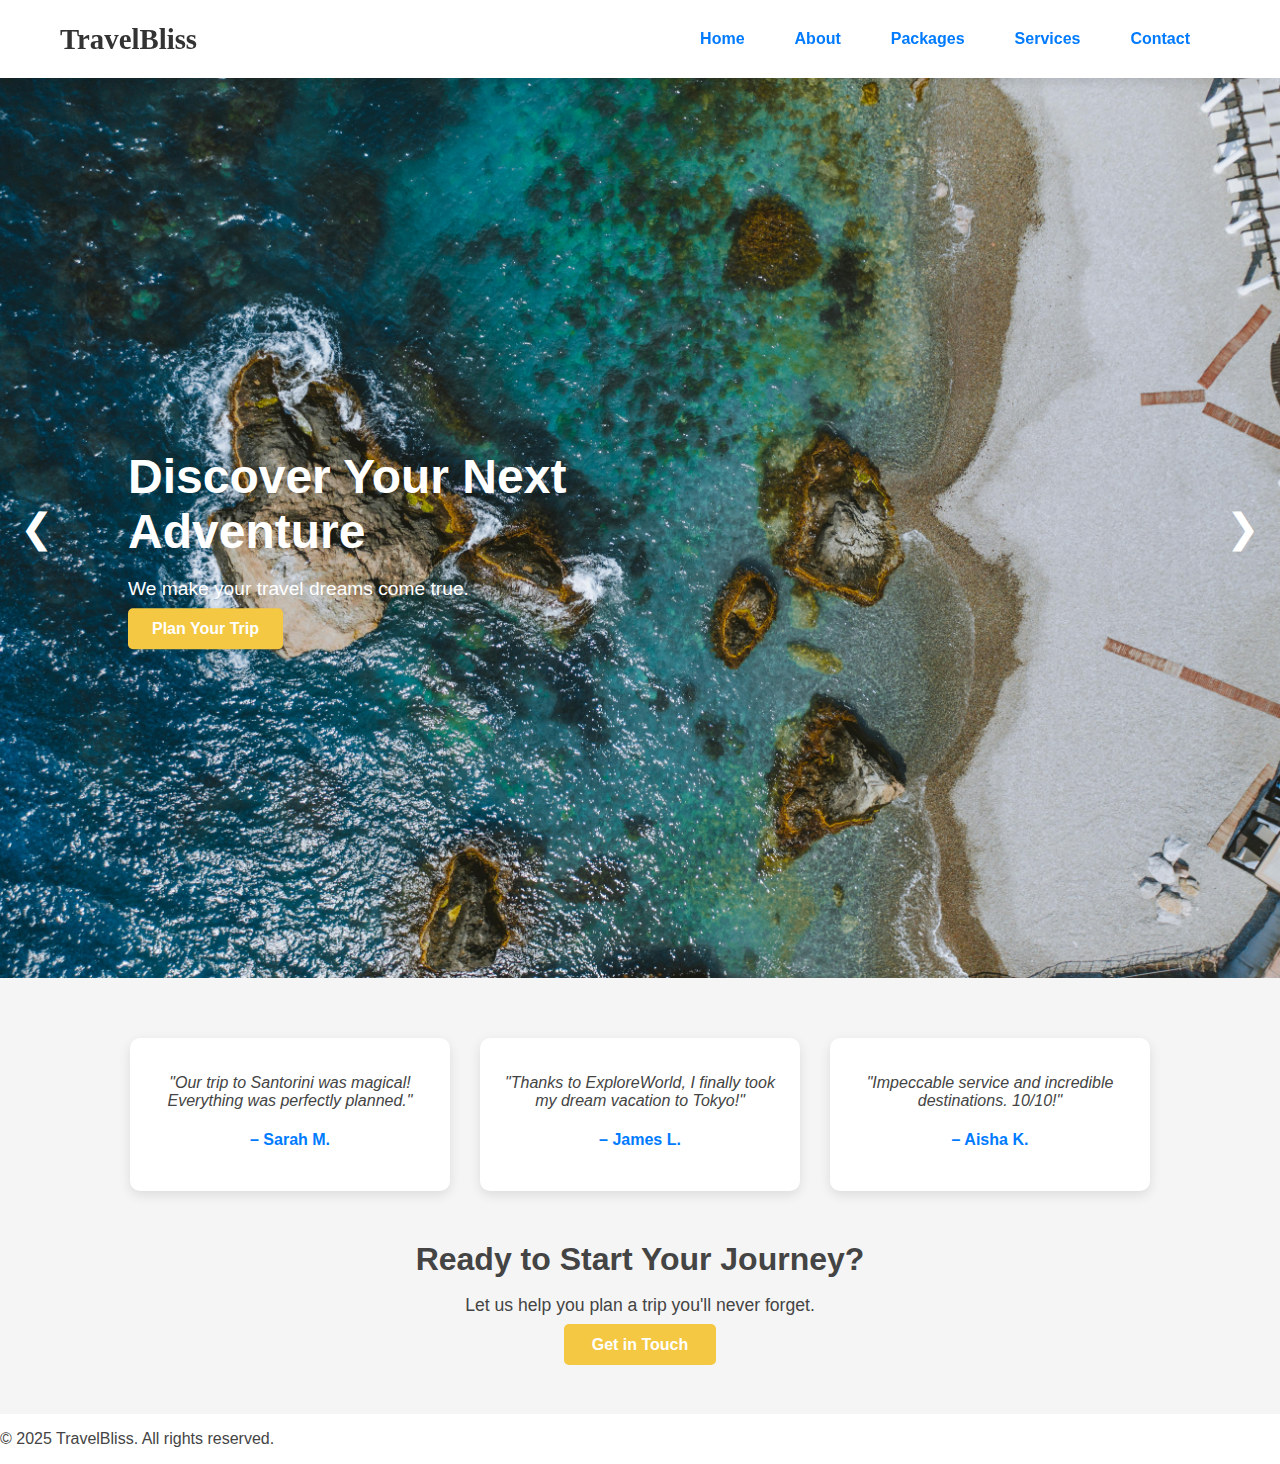
<file: index.html>
<!DOCTYPE html>
<html lang="en">
<head>
  <meta charset="UTF-8">
  <title>ExploreWorld - Home</title>
  <link rel="stylesheet" href="css.style.css">
</head>
<body>
  <header>
  <div class="logo">TravelBliss </div>
  <nav>
    <ul class="navbar">
      <li><a href="index.html">Home</a></li>
      <li><a href="about.html">About</a></li>
      <li class="dropdown">
        <a href="#">Packages</a>
        <ul class="dropdown-content">
          <li><a href="paris.html">Paris</a></li>
          <li><a href="bali.html">Bali</a></li>
          <li><a href="switzerland.html">Switzerland</a></li>
          <li><a href="maldives.html">Maldives</a></li>
          <li><a href="seoul.html">South Korea</a></li>
          <li><a href="japan.html">Japan</a></li>
          <li><a href="thailand.html">Thailand</a></li>
          <li><a href="greece.html">Santorini</a></li>
          <li><a href="italy.html">Italy</a></li>
        </ul>
      </li>
      <li><a href="services.html">Services</a></li>
      <li><a href="contact.html">Contact</a></li>
    </ul>
  </nav>
</header>

</nav>
<section class="hero-carousel">
  <div class="slide active" style="background-image: url('travel.jpg');">
    <div class="overlay-text">
      <h1>Discover Your Next Adventure</h1>
      <p>We make your travel dreams come true.</p>
      <a href="contact.html" class="btn">Plan Your Trip</a>
    </div>
  </div>

  <div class="slide" style="background-image: url('travel2.jpg');">
    <div class="overlay-text">
      <h1>Explore the World in Comfort</h1>
      <p>Handpicked destinations just for you.</p>
    </div>
  </div>

  <div class="slide" style="background-image: url('travel3.jpg');">
    <div class="overlay-text">
      <h1>Your Journey Begins Here</h1>
      <p>Let us craft your perfect escape.</p>
    </div>
  </div>

  <!-- Arrows -->
  <a class="prev" onclick="moveSlide(-1)">&#10094;</a>
  <a class="next" onclick="moveSlide(1)">&#10095;</a>
</section>
<script src="script.js"></script>
<section class="testimonials-cta">
  <div class="testimonial-grid">
    <div class="testimonial">
      <p>"Our trip to Santorini was magical! Everything was perfectly planned."</p>
      <h4>– Sarah M.</h4>
    </div>
    <div class="testimonial">
      <p>"Thanks to ExploreWorld, I finally took my dream vacation to Tokyo!"</p>
      <h4>– James L.</h4>
    </div>
    <div class="testimonial">
      <p>"Impeccable service and incredible destinations. 10/10!"</p>
      <h4>– Aisha K.</h4>
    </div>
  </div>

  <div class="cta-box">
    <h2>Ready to Start Your Journey?</h2>
    <p>Let us help you plan a trip you'll never forget.</p>
    <a href="contact.html" class="btn">Get in Touch</a>
  </div>
</section>


  <footer>
    <p>&copy; 2025 TravelBliss. All rights reserved.</p>
  </footer>
</body>
</html>
</file>
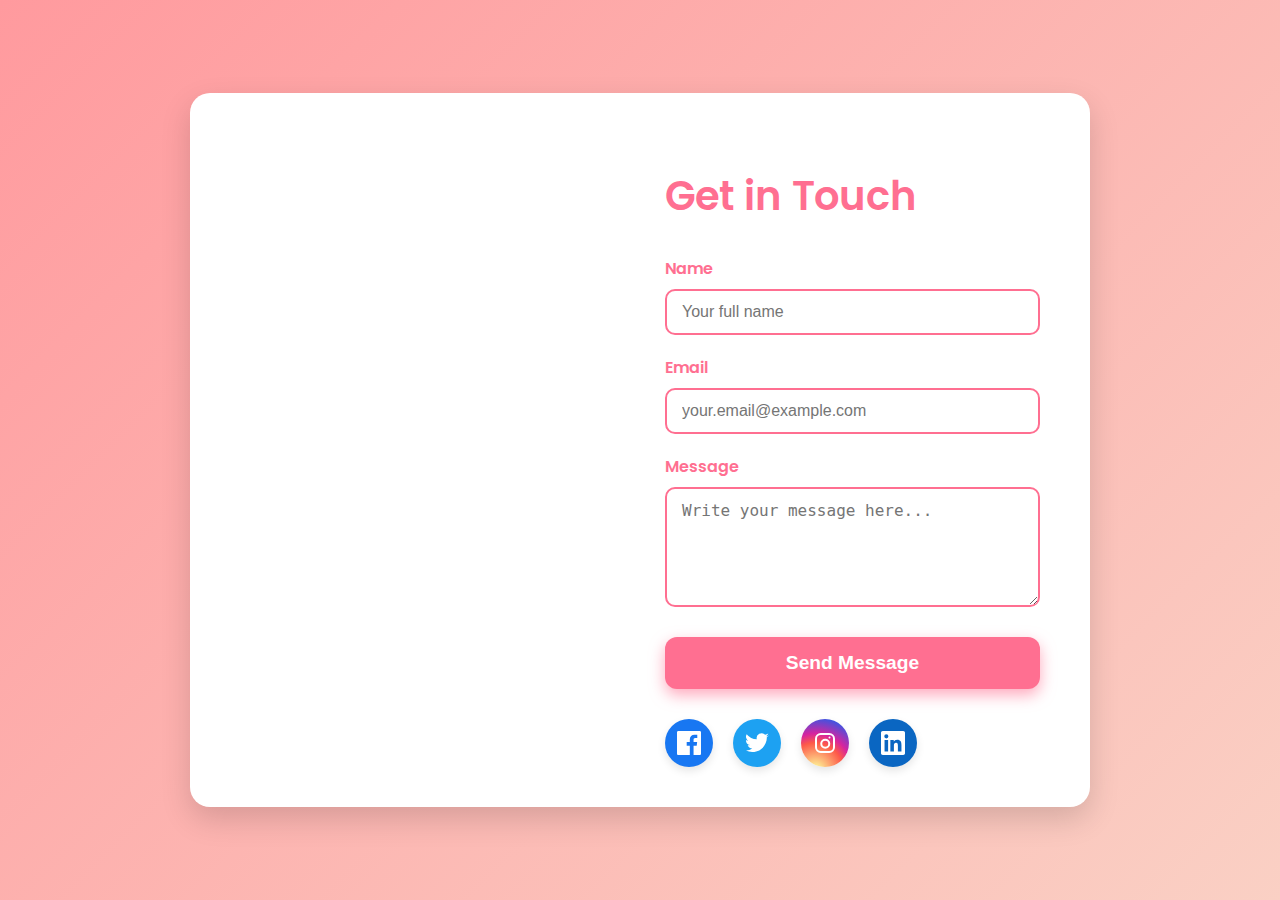
<file: contact.html>
<!DOCTYPE html>
<html lang="en">
<head>
  <meta charset="UTF-8" />
  <meta name="viewport" content="width=device-width, initial-scale=1" />
  <title>Contact Us - Travel Agency</title>
  <style>
    @import url('https://fonts.googleapis.com/css2?family=Poppins:wght@400;600&display=swap');

    * {
      box-sizing: border-box;
    }

    body {
      margin: 0;
      font-family: 'Poppins', sans-serif;
      background: linear-gradient(135deg, #FF9A9E 0%, #FAD0C4 100%);
      color: #333;
      display: flex;
      justify-content: center;
      align-items: center;
      min-height: 100vh;
      padding: 20px;
    }

    .contact-container {
      background: white;
      max-width: 900px;
      width: 100%;
      border-radius: 20px;
      box-shadow: 0 12px 30px rgba(0, 0, 0, 0.15);
      display: flex;
      overflow: hidden;
      flex-wrap: wrap;
    }

    .contact-image {
      flex: 1 1 350px;
      background: url('https://images.unsplash.com/photo-1506744038136-46273834b3fb?auto=format&fit=crop&w=600&q=80') no-repeat center/cover;
      border-top-left-radius: 20px;
      border-bottom-left-radius: 20px;
      min-height: 400px;
    }

    .contact-form {
      flex: 1 1 400px;
      padding: 40px 50px;
      display: flex;
      flex-direction: column;
      justify-content: center;
    }

    .contact-form h2 {
      color: #FF6F91;
      margin-bottom: 30px;
      font-weight: 600;
      font-size: 2.5rem;
    }

    label {
      font-weight: 600;
      margin-bottom: 8px;
      display: block;
      color: #FF6F91;
    }

    input[type="text"],
    input[type="email"],
    textarea {
      padding: 12px 15px;
      margin-bottom: 20px;
      border: 2px solid #FF6F91;
      border-radius: 10px;
      font-size: 1rem;
      transition: 0.3s;
      resize: vertical;
    }

    input[type="text"]:focus,
    input[type="email"]:focus,
    textarea:focus {
      border-color: #FF3F7F;
      outline: none;
      box-shadow: 0 0 8px rgba(255, 63, 127, 0.5);
    }

    textarea {
      min-height: 120px;
    }

    button {
      background: #FF6F91;
      border: none;
      color: white;
      padding: 15px;
      font-size: 1.2rem;
      border-radius: 12px;
      cursor: pointer;
      transition: background 0.3s;
      font-weight: 600;
      box-shadow: 0 6px 15px rgba(255, 111, 145, 0.6);
      margin-top: 10px;
    }

    button:hover {
      background: #FF3F7F;
      box-shadow: 0 8px 20px rgba(255, 63, 127, 0.8);
    }

    /* Social Media Icons Container */
    .social-icons {
      margin-top: 30px;
      display: flex;
      gap: 20px;
    }

    .social-icons a {
      display: inline-flex;
      align-items: center;
      justify-content: center;
      width: 48px;
      height: 48px;
      border-radius: 50%;
      color: white;
      transition: box-shadow 0.3s ease;
      box-shadow: 0 4px 8px rgba(0,0,0,0.1);
    }

    /* Facebook */
    .social-icons a.facebook {
      background: #1877F2;
    }
    .social-icons a.facebook:hover {
      box-shadow: 0 0 12px #1877F2;
    }

    /* Twitter */
    .social-icons a.twitter {
      background: #1DA1F2;
    }
    .social-icons a.twitter:hover {
      box-shadow: 0 0 12px #1DA1F2;
    }

    /* Instagram */
    .social-icons a.instagram {
      background: radial-gradient(circle at 30% 107%, #fdf497 0%, #fdf497 5%, #fd5949 45%, #d6249f 60%, #285AEB 90%);
    }
    .social-icons a.instagram:hover {
      box-shadow: 0 0 12px #fd5949;
    }

    /* LinkedIn */
    .social-icons a.linkedin {
      background: #0A66C2;
    }
    .social-icons a.linkedin:hover {
      box-shadow: 0 0 12px #0A66C2;
    }

    /* SVG icons style */
    .social-icons svg {
      width: 24px;
      height: 24px;
      fill: white;
    }

    @media (max-width: 768px) {
      .contact-container {
        flex-direction: column;
        border-radius: 20px;
      }

      .contact-image {
        border-radius: 20px 20px 0 0;
        min-height: 250px;
      }

      .contact-form {
        padding: 30px 25px;
      }
    }
  </style>
</head>
<body>
  <div class="contact-container">
    <div class="contact-image" aria-label="Travel Destination Image"></div>

    <form class="contact-form">

      <h2>Get in Touch</h2>

      <label for="name">Name</label>
      <input type="text" id="name" name="name" placeholder="Your full name" required />

      <label for="email">Email</label>
      <input type="email" id="email" name="email" placeholder="your.email@example.com" required />

      <label for="message">Message</label>
      <textarea id="message" name="message" placeholder="Write your message here..." required></textarea>

      <button type="submit">Send Message</button>

      <div class="social-icons" aria-label="Social media links">
        <a href="https://facebook.com" class="facebook" target="_blank" rel="noopener" aria-label="Facebook">
          <svg viewBox="0 0 24 24" aria-hidden="true">
            <path d="M22.675 0h-21.35C.594 0 0 .593 0 1.326v21.348C0 23.406.594 24 1.326 24H12.82v-9.294H9.692v-3.622h3.128V8.413c0-3.1 1.894-4.788 4.659-4.788 1.325 0 2.466.099 2.797.143v3.24l-1.918.001c-1.504 0-1.796.715-1.796 1.763v2.31h3.59l-.467 3.622h-3.123V24h6.116C23.406 24 24 23.406 24 22.674V1.326C24 .593 23.406 0 22.675 0z" />
          </svg>
        </a>

        <a href="https://twitter.com" class="twitter" target="_blank" rel="noopener" aria-label="Twitter">
          <svg viewBox="0 0 24 24" aria-hidden="true">
            <path d="M23.954 4.569c-.885.392-1.83.656-2.825.775a4.932 4.932 0 0 0 2.163-2.724 9.864 9.864 0 0 1-3.127 1.195 4.916 4.916 0 0 0-8.38 4.482A13.94 13.94 0 0 1 1.671 3.149a4.916 4.916 0 0 0 1.523 6.573 4.897 4.897 0 0 1-2.229-.616v.061a4.917 4.917 0 0 0 3.946 4.814 4.902 4.902 0 0 1-2.224.084 4.917 4.917 0 0 0 4.588 3.417A9.868 9.868 0 0 1 .96 19.54 13.933 13.933 0 0 0 7.548 21c9.142 0 14.307-7.721 14.307-14.409 0-.22-.005-.438-.015-.654A10.18 10.18 0 0 0 24 4.59z" />
          </svg>
        </a>

        <a href="https://instagram.com" class="instagram" target="_blank" rel="noopener" aria-label="Instagram">
          <svg viewBox="0 0 24 24" aria-hidden="true">
            <path d="M7.75 2h8.5A5.75 5.75 0 0 1 22 7.75v8.5A5.75 5.75 0 0 1 16.25 22h-8.5A5.75 5.75 0 0 1 2 16.25v-8.5A5.75 5.75 0 0 1 7.75 2zm0 2A3.75 3.75 0 0 0 4 7.75v8.5A3.75 3.75 0 0 0 7.75 20h8.5a3.75 3.75 0 0 0 3.75-3.75v-8.5A3.75 3.75 0 0 0 16.25 4h-8.5zm8.75 1.5a1 1 0 1 1 0 2 1 1 0 0 1 0-2zm-4.25 2.25a5 5 0 1 1 0 10 5 5 0 0 1 0-10zm0 2a3 3 0 1 0 0 6 3 3 0 0 0 0-6z" />
          </svg>
        </a>

        <a href="https://linkedin.com" class="linkedin" target="_blank" rel="noopener" aria-label="LinkedIn">
          <svg viewBox="0 0 24 24" aria-hidden="true">
            <path d="M20.447 20.452h-3.554v-5.569c0-1.328-.026-3.036-1.852-3.036-1.853 0-2.135 1.446-2.135 2.939v5.666h-3.554V9h3.414v1.561h.049c.476-.9 1.637-1.852 3.368-1.852 3.602 0 4.27 2.369 4.27 5.455v6.288zM5.337 7.433a2.062 2.062 0 1 1 0-4.124 2.062 2.062 0 0 1 0 4.124zM7.119 20.452H3.554V9h3.565v11.452zM22.225 0H1.771C.792 0 0 .774 0 1.726v20.549C0 23.227.792 24 1.771 24h20.451C23.207 24 24 23.227 24 22.275V1.726C24 .774 23.207 0 22.225 0z" />
          </svg>
        </a>
      </div>
    </form>
  </div>
</body>
</html>
</file>
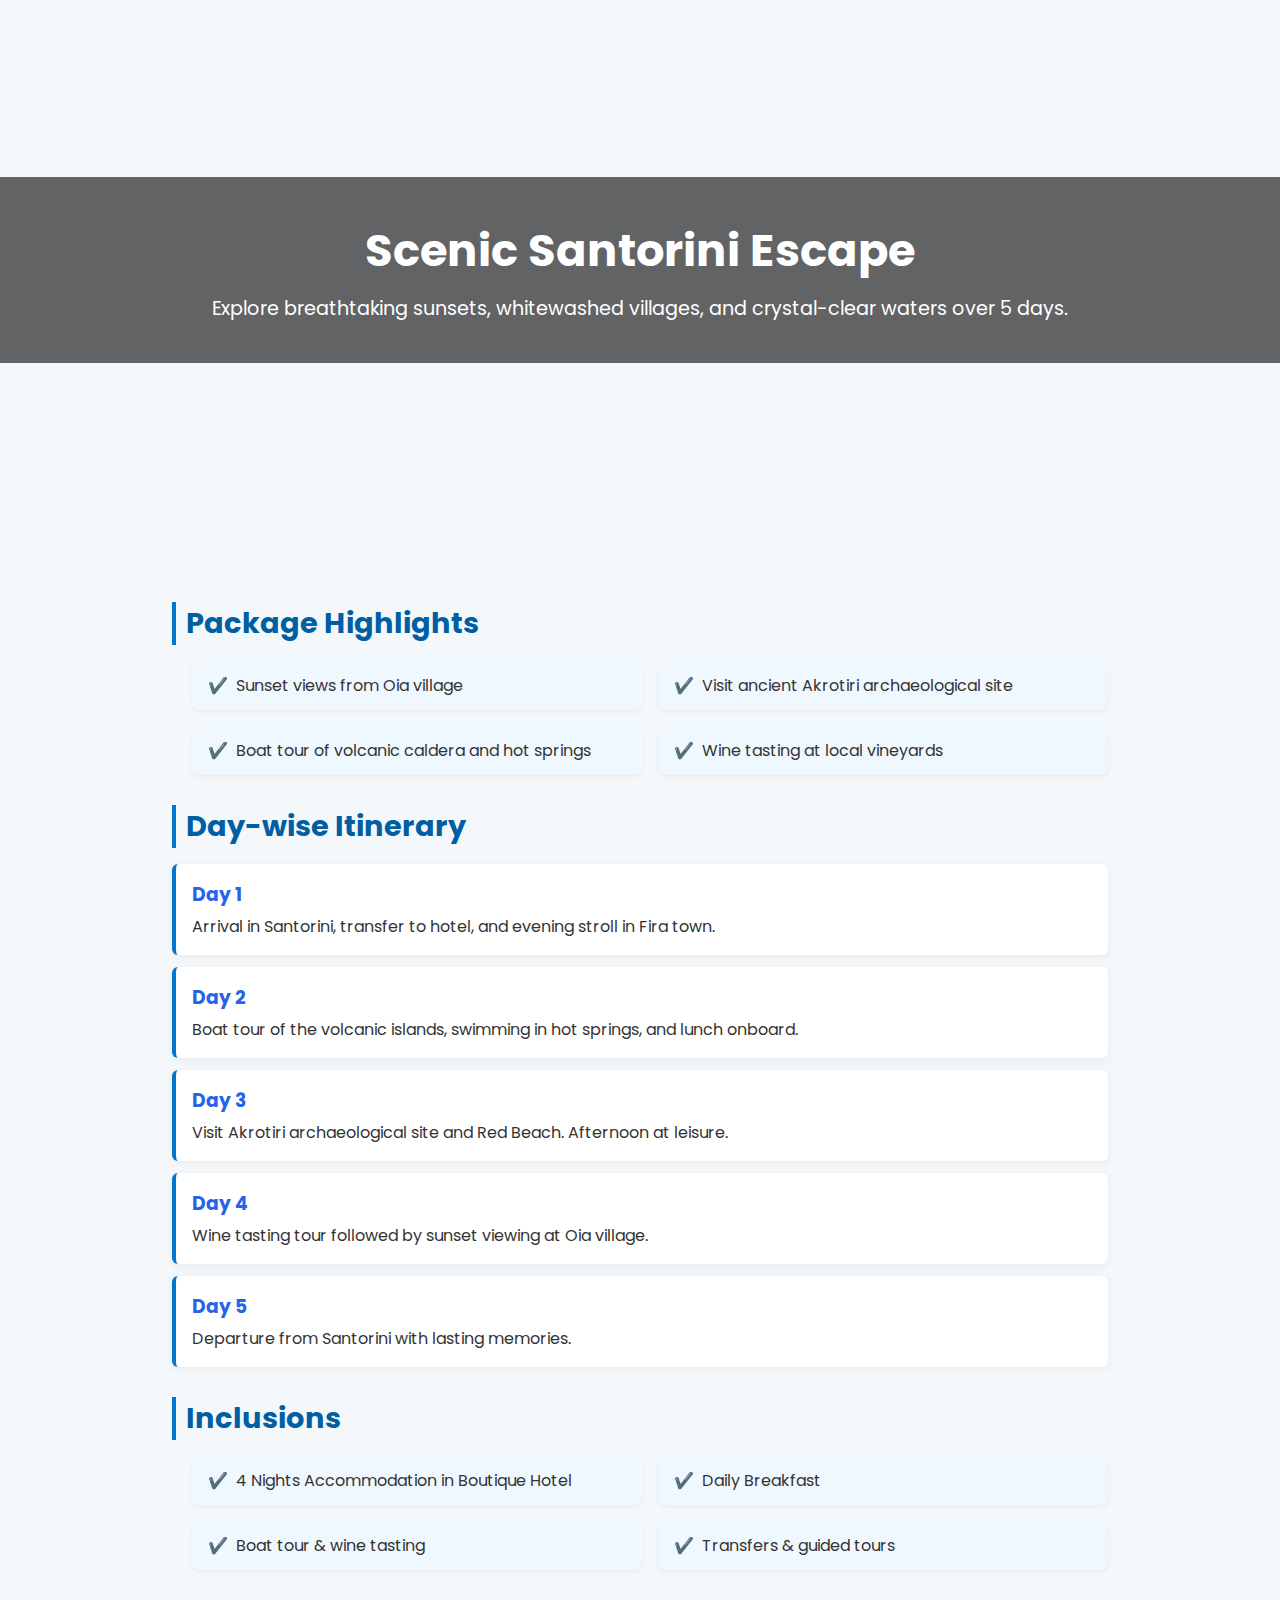
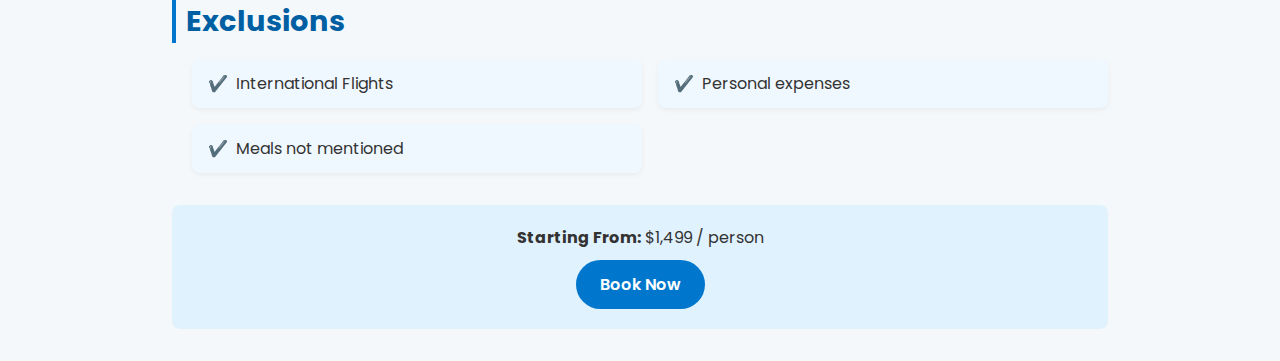
<file: greece.html>
<!DOCTYPE html>
<html lang="en">
<head>
  <meta charset="UTF-8" />
  <meta name="viewport" content="width=device-width, initial-scale=1" />
  <title>Santorini Package | Travel Bliss</title>
  <link href="https://fonts.googleapis.com/css2?family=Poppins:wght@300;500;700&display=swap" rel="stylesheet" />
  <link rel="stylesheet" href="package.css" />
</head>
<body>

  <header class="package-header" style="background-image: url('https://casadimare.villas/wp-content/uploads/2016/07/santorini-banner.jpg');">
    <div class="overlay">
      <h1>Scenic Santorini Escape</h1>
      <p>Explore breathtaking sunsets, whitewashed villages, and crystal-clear waters over 5 days.</p>
    </div>
  </header>

  <section class="package-details container">
    <h2>Package Highlights</h2>
    <ul class="highlights">
      <li>Sunset views from Oia village</li>
      <li>Visit ancient Akrotiri archaeological site</li>
      <li>Boat tour of volcanic caldera and hot springs</li>
      <li>Wine tasting at local vineyards</li>
    </ul>

    <h2>Day-wise Itinerary</h2>
    <div class="itinerary">
      <div class="day">
        <h3>Day 1</h3>
        <p>Arrival in Santorini, transfer to hotel, and evening stroll in Fira town.</p>
      </div>
      <div class="day">
        <h3>Day 2</h3>
        <p>Boat tour of the volcanic islands, swimming in hot springs, and lunch onboard.</p>
      </div>
      <div class="day">
        <h3>Day 3</h3>
        <p>Visit Akrotiri archaeological site and Red Beach. Afternoon at leisure.</p>
      </div>
      <div class="day">
        <h3>Day 4</h3>
        <p>Wine tasting tour followed by sunset viewing at Oia village.</p>
      </div>
      <div class="day">
        <h3>Day 5</h3>
        <p>Departure from Santorini with lasting memories.</p>
      </div>
    </div>

    <h2>Inclusions</h2>
    <ul class="inclusions">
      <li>4 Nights Accommodation in Boutique Hotel</li>
      <li>Daily Breakfast</li>
      <li>Boat tour & wine tasting</li>
      <li>Transfers & guided tours</li>
    </ul>

    <h2>Exclusions</h2>
    <ul class="exclusions">
      <li>International Flights</li>
      <li>Personal expenses</li>
      <li>Meals not mentioned</li>
    </ul>

    <div class="cta">
      <p><strong>Starting From:</strong> $1,499 / person</p>
      <a href="contact.html" class="book-btn">Book Now</a>
    </div>
  </section>

</body>
</html>
</file>
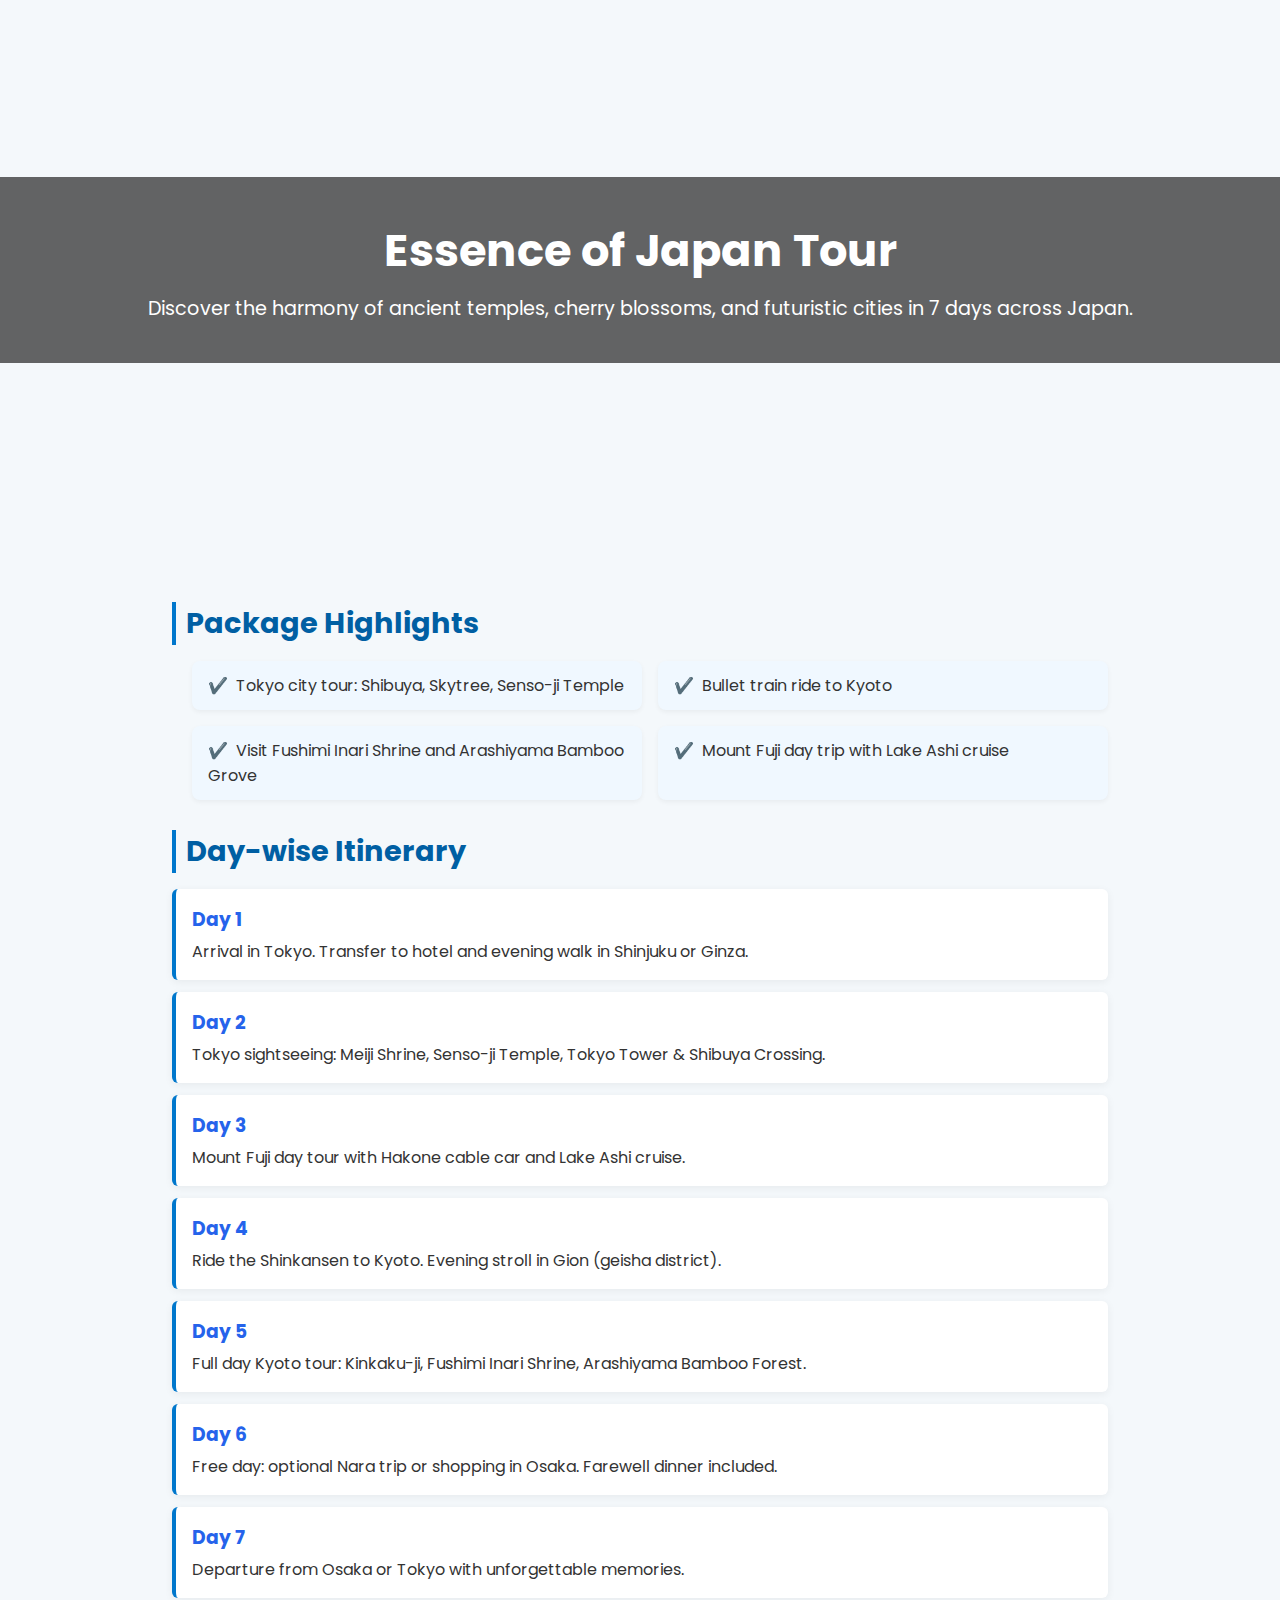
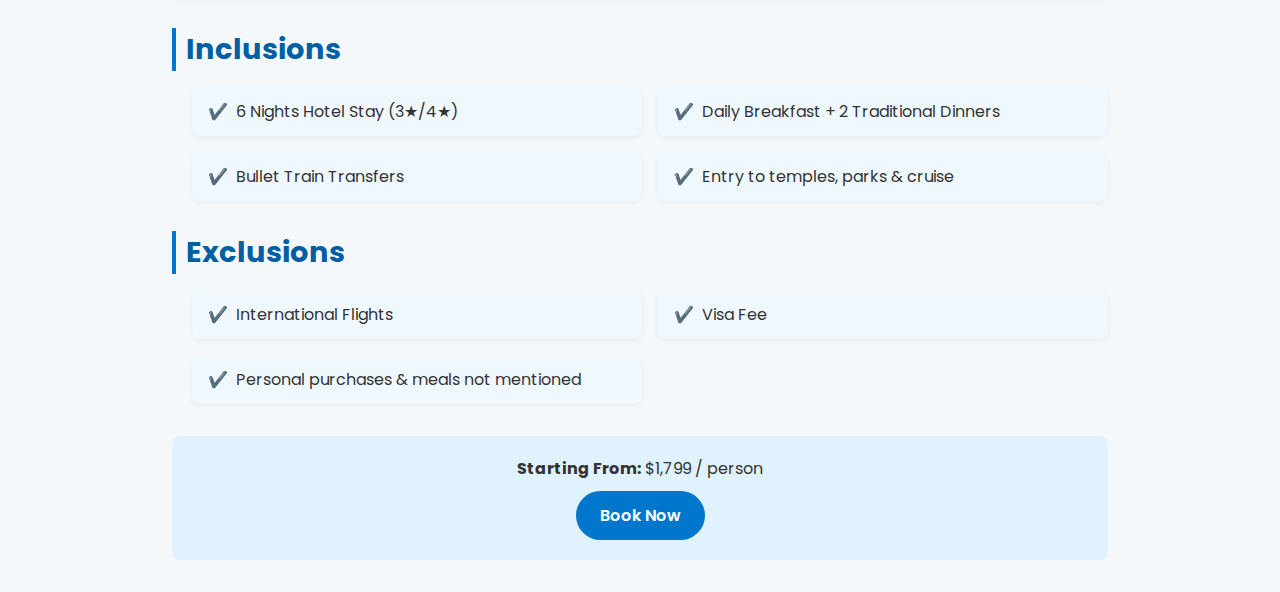
<file: japan.html>
<!DOCTYPE html>
<html lang="en">
<head>
  <meta charset="UTF-8"/>
  <meta name="viewport" content="width=device-width, initial-scale=1.0"/>
  <title>Japan Package | Travel Bliss</title>
  <link href="https://fonts.googleapis.com/css2?family=Poppins:wght@300;500;700&display=swap" rel="stylesheet"/>
  <link rel="stylesheet" href="package.css"/>
</head>
<body>

  <header class="package-header" style="background-image: url('https://a-static.besthdwallpaper.com/tokyo-tower-japan-wallpaper-2732x768-80491_73.jpg');">
    <div class="overlay">
      <h1>Essence of Japan Tour</h1>
      <p>Discover the harmony of ancient temples, cherry blossoms, and futuristic cities in 7 days across Japan.</p>
    </div>
  </header>

  <section class="package-details container">
    <h2>Package Highlights</h2>
    <ul class="highlights">
      <li>Tokyo city tour: Shibuya, Skytree, Senso-ji Temple</li>
      <li>Bullet train ride to Kyoto</li>
      <li>Visit Fushimi Inari Shrine and Arashiyama Bamboo Grove</li>
      <li>Mount Fuji day trip with Lake Ashi cruise</li>
    </ul>

    <h2>Day-wise Itinerary</h2>
    <div class="itinerary">
      <div class="day">
        <h3>Day 1</h3>
        <p>Arrival in Tokyo. Transfer to hotel and evening walk in Shinjuku or Ginza.</p>
      </div>
      <div class="day">
        <h3>Day 2</h3>
        <p>Tokyo sightseeing: Meiji Shrine, Senso-ji Temple, Tokyo Tower & Shibuya Crossing.</p>
      </div>
      <div class="day">
        <h3>Day 3</h3>
        <p>Mount Fuji day tour with Hakone cable car and Lake Ashi cruise.</p>
      </div>
      <div class="day">
        <h3>Day 4</h3>
        <p>Ride the Shinkansen to Kyoto. Evening stroll in Gion (geisha district).</p>
      </div>
      <div class="day">
        <h3>Day 5</h3>
        <p>Full day Kyoto tour: Kinkaku-ji, Fushimi Inari Shrine, Arashiyama Bamboo Forest.</p>
      </div>
      <div class="day">
        <h3>Day 6</h3>
        <p>Free day: optional Nara trip or shopping in Osaka. Farewell dinner included.</p>
      </div>
      <div class="day">
        <h3>Day 7</h3>
        <p>Departure from Osaka or Tokyo with unforgettable memories.</p>
      </div>
    </div>

    <h2>Inclusions</h2>
    <ul class="inclusions">
      <li>6 Nights Hotel Stay (3★/4★)</li>
      <li>Daily Breakfast + 2 Traditional Dinners</li>
      <li>Bullet Train Transfers</li>
      <li>Entry to temples, parks & cruise</li>
    </ul>

    <h2>Exclusions</h2>
    <ul class="exclusions">
      <li>International Flights</li>
      <li>Visa Fee</li>
      <li>Personal purchases & meals not mentioned</li>
    </ul>

    <div class="cta">
      <p><strong>Starting From:</strong> $1,799 / person</p>
      <a href="contact.html" class="book-btn">Book Now</a>
    </div>
  </section>

</body>
</html>
</file>
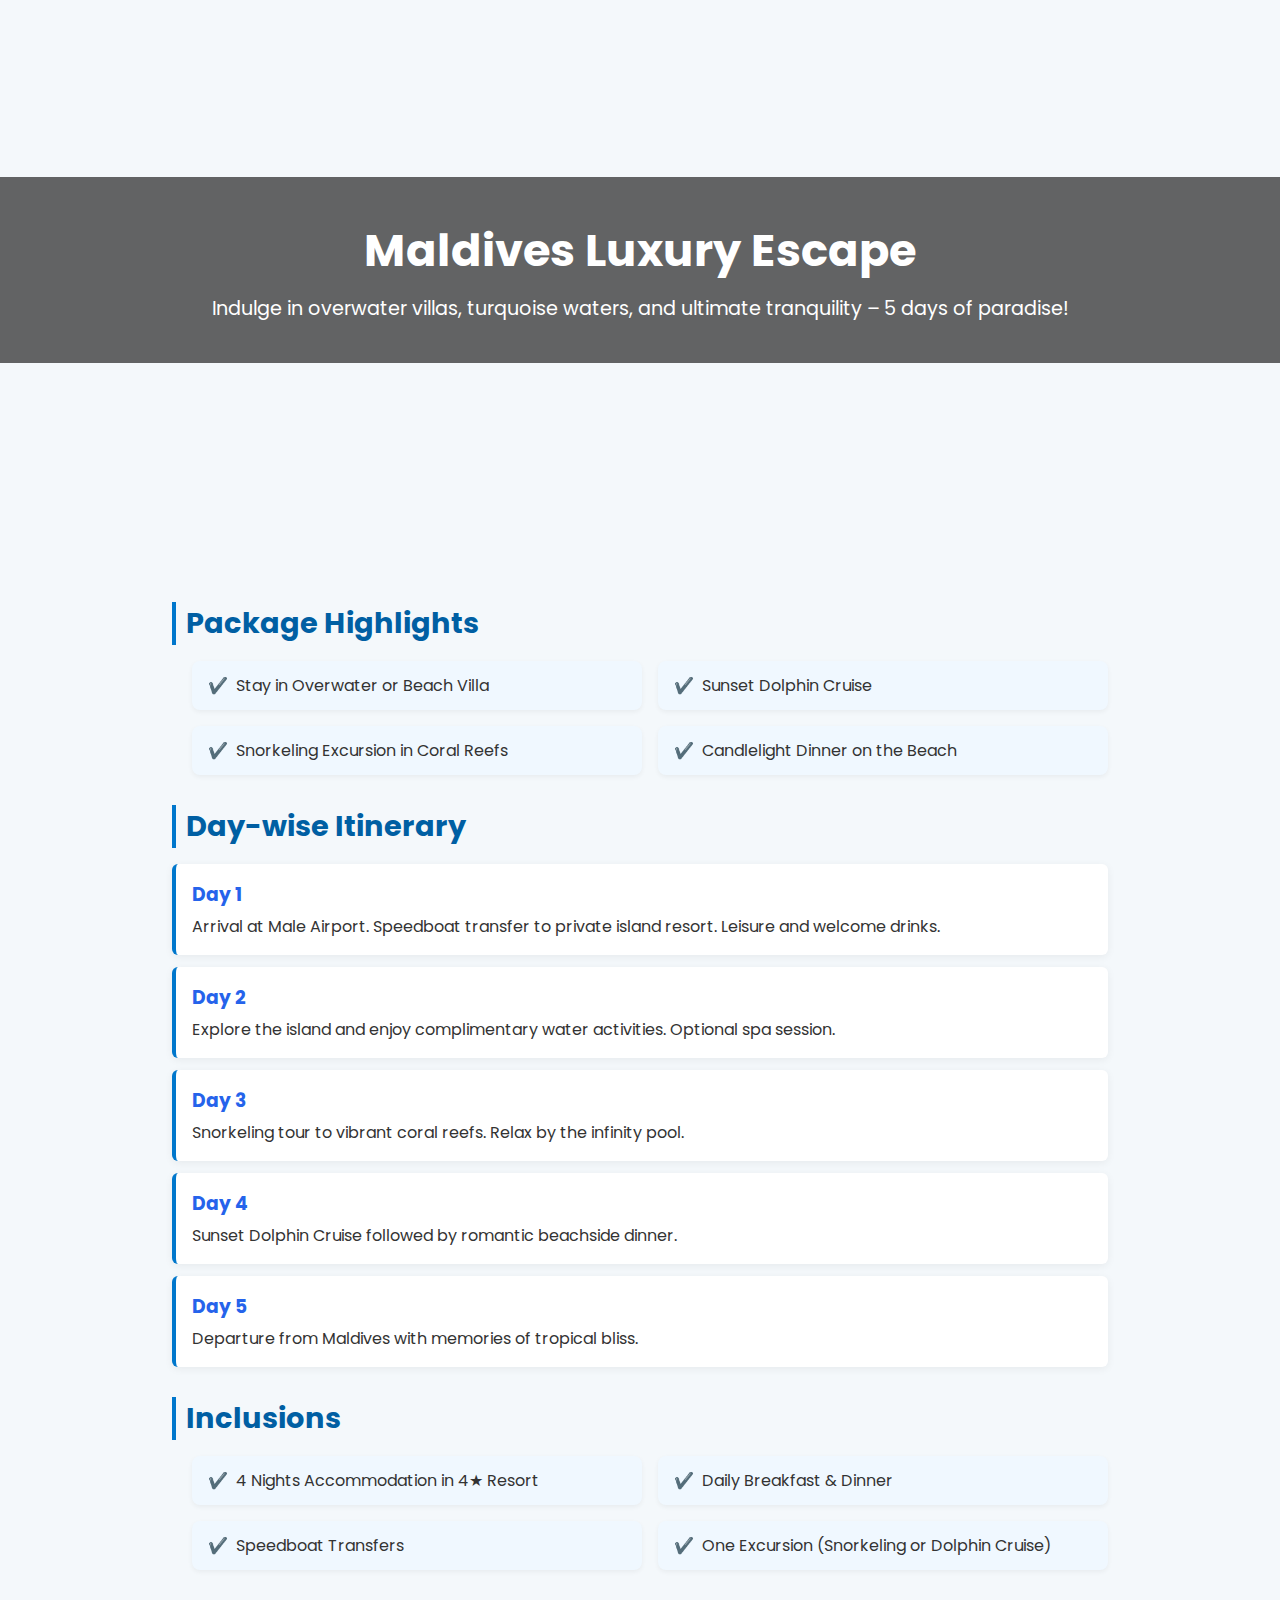
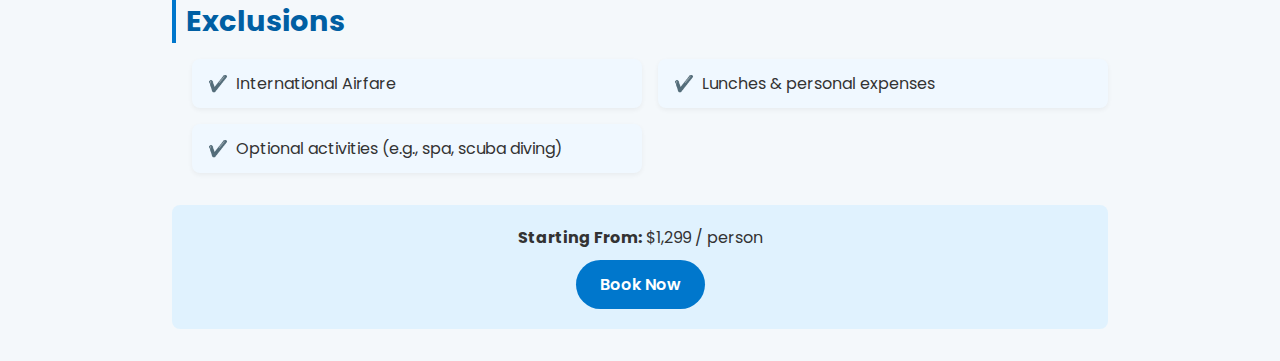
<file: maldives.html>
<!DOCTYPE html>
<html lang="en">
<head>
  <meta charset="UTF-8"/>
  <meta name="viewport" content="width=device-width, initial-scale=1.0"/>
  <title>Maldives Package | Travel Bliss</title>
  <link href="https://fonts.googleapis.com/css2?family=Poppins:wght@300;500;700&display=swap" rel="stylesheet"/>
  <link rel="stylesheet" href="package.css"/>
</head>
<body>

  <header class="package-header" style="background-image: url('https://www.shutterstock.com/image-photo/amazing-sunset-panorama-maldives-luxury-260nw-1239349312.jpg');">
    <div class="overlay">
      <h1>Maldives Luxury Escape</h1>
      <p>Indulge in overwater villas, turquoise waters, and ultimate tranquility – 5 days of paradise!</p>
    </div>
  </header>

  <section class="package-details container">
    <h2>Package Highlights</h2>
    <ul class="highlights">
      <li>Stay in Overwater or Beach Villa</li>
      <li>Sunset Dolphin Cruise</li>
      <li>Snorkeling Excursion in Coral Reefs</li>
      <li>Candlelight Dinner on the Beach</li>
    </ul>

    <h2>Day-wise Itinerary</h2>
    <div class="itinerary">
      <div class="day">
        <h3>Day 1</h3>
        <p>Arrival at Male Airport. Speedboat transfer to private island resort. Leisure and welcome drinks.</p>
      </div>
      <div class="day">
        <h3>Day 2</h3>
        <p>Explore the island and enjoy complimentary water activities. Optional spa session.</p>
      </div>
      <div class="day">
        <h3>Day 3</h3>
        <p>Snorkeling tour to vibrant coral reefs. Relax by the infinity pool.</p>
      </div>
      <div class="day">
        <h3>Day 4</h3>
        <p>Sunset Dolphin Cruise followed by romantic beachside dinner.</p>
      </div>
      <div class="day">
        <h3>Day 5</h3>
        <p>Departure from Maldives with memories of tropical bliss.</p>
      </div>
    </div>

    <h2>Inclusions</h2>
    <ul class="inclusions">
      <li>4 Nights Accommodation in 4★ Resort</li>
      <li>Daily Breakfast & Dinner</li>
      <li>Speedboat Transfers</li>
      <li>One Excursion (Snorkeling or Dolphin Cruise)</li>
    </ul>

    <h2>Exclusions</h2>
    <ul class="exclusions">
      <li>International Airfare</li>
      <li>Lunches & personal expenses</li>
      <li>Optional activities (e.g., spa, scuba diving)</li>
    </ul>

    <div class="cta">
      <p><strong>Starting From:</strong> $1,299 / person</p>
      <a href="contact.html" class="book-btn">Book Now</a>
    </div>
  </section>

</body>
</html>
</file>
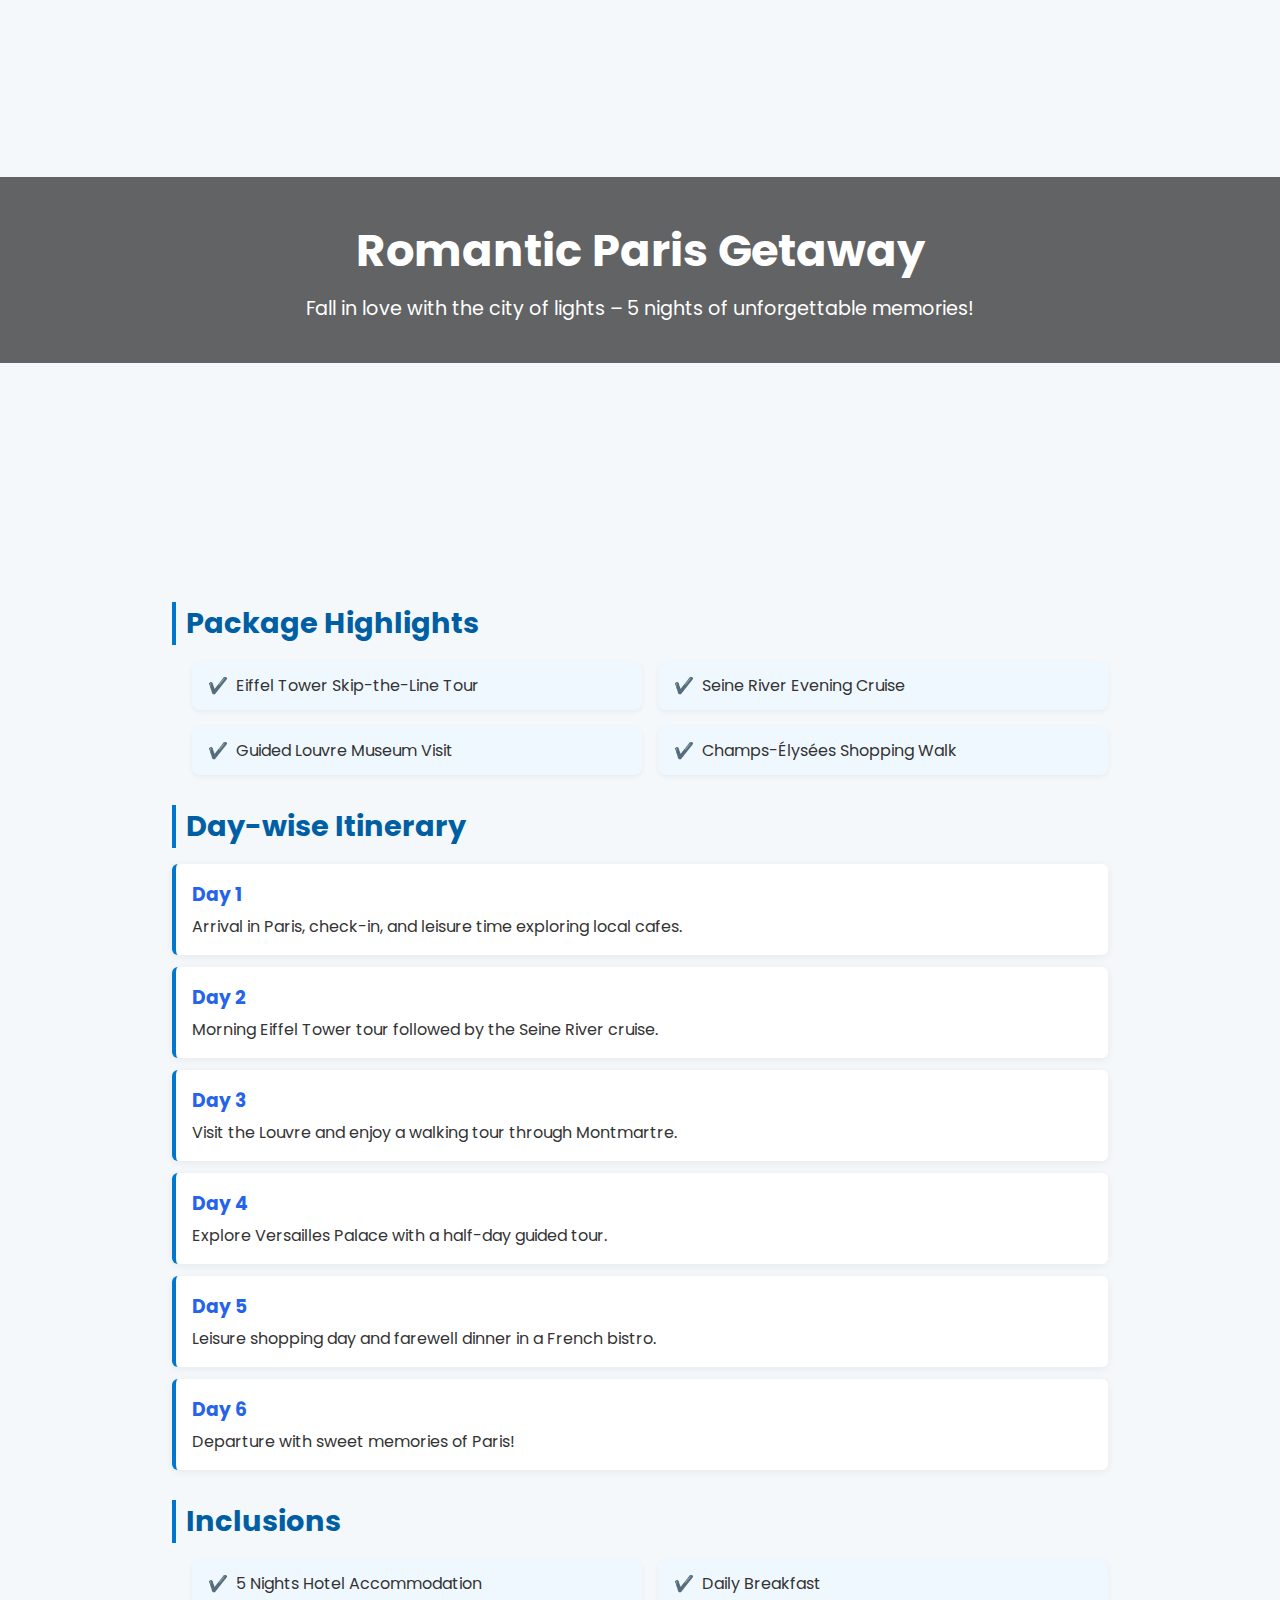
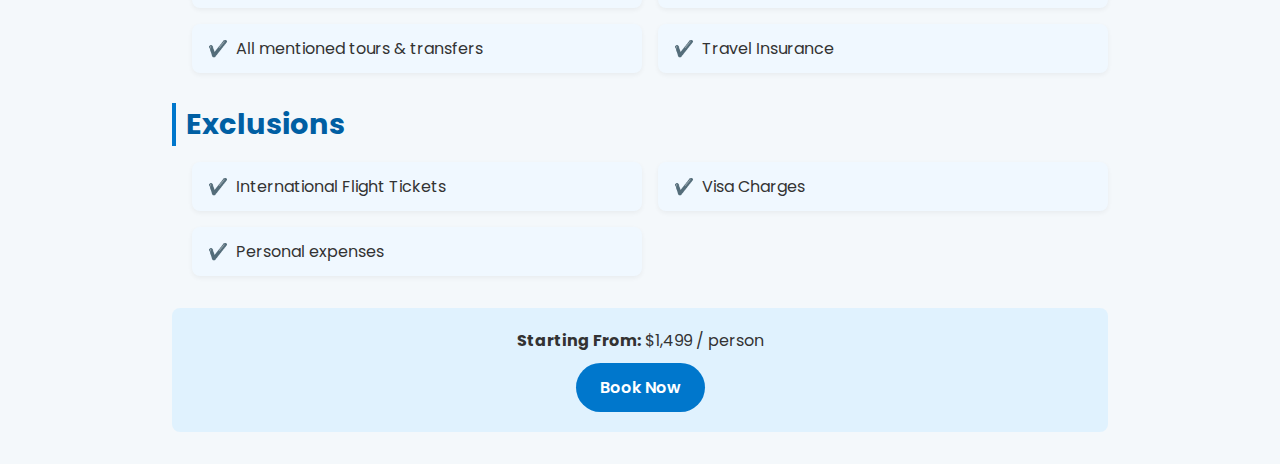
<file: paris.html>
<!DOCTYPE html>
<html lang="en">
<head>
  <meta charset="UTF-8"/>
  <meta name="viewport" content="width=device-width, initial-scale=1.0"/>
  <title>Paris Package | Travel Bliss</title>
  <link href="https://fonts.googleapis.com/css2?family=Poppins:wght@300;500;700&display=swap" rel="stylesheet"/>
  <link rel="stylesheet" href="package.css"/>
</head>
<body>

  <header class="package-header" style="background-image: url('https://i.pinimg.com/736x/a3/e9/31/a3e931bf3389c61b777babbec6af178e.jpg');">
    <div class="overlay">
      <h1>Romantic Paris Getaway</h1>
      <p>Fall in love with the city of lights – 5 nights of unforgettable memories!</p>
    </div>
  </header>

  <section class="package-details container">
    <h2>Package Highlights</h2>
    <ul class="highlights">
      <li>Eiffel Tower Skip-the-Line Tour</li>
      <li>Seine River Evening Cruise</li>
      <li>Guided Louvre Museum Visit</li>
      <li>Champs-Élysées Shopping Walk</li>
    </ul>

    <h2>Day-wise Itinerary</h2>
    <div class="itinerary">
      <div class="day">
        <h3>Day 1</h3>
        <p>Arrival in Paris, check-in, and leisure time exploring local cafes.</p>
      </div>
      <div class="day">
        <h3>Day 2</h3>
        <p>Morning Eiffel Tower tour followed by the Seine River cruise.</p>
      </div>
      <div class="day">
        <h3>Day 3</h3>
        <p>Visit the Louvre and enjoy a walking tour through Montmartre.</p>
      </div>
      <div class="day">
        <h3>Day 4</h3>
        <p>Explore Versailles Palace with a half-day guided tour.</p>
      </div>
      <div class="day">
        <h3>Day 5</h3>
        <p>Leisure shopping day and farewell dinner in a French bistro.</p>
      </div>
      <div class="day">
        <h3>Day 6</h3>
        <p>Departure with sweet memories of Paris!</p>
      </div>
    </div>

    <h2>Inclusions</h2>
    <ul class="inclusions">
      <li>5 Nights Hotel Accommodation</li>
      <li>Daily Breakfast</li>
      <li>All mentioned tours & transfers</li>
      <li>Travel Insurance</li>
    </ul>

    <h2>Exclusions</h2>
    <ul class="exclusions">
      <li>International Flight Tickets</li>
      <li>Visa Charges</li>
      <li>Personal expenses</li>
    </ul>

    <div class="cta">
      <p><strong>Starting From:</strong> $1,499 / person</p>
      <a href="contact.html" class="book-btn">Book Now</a>
    </div>
  </section>

</body>
</html>
</file>
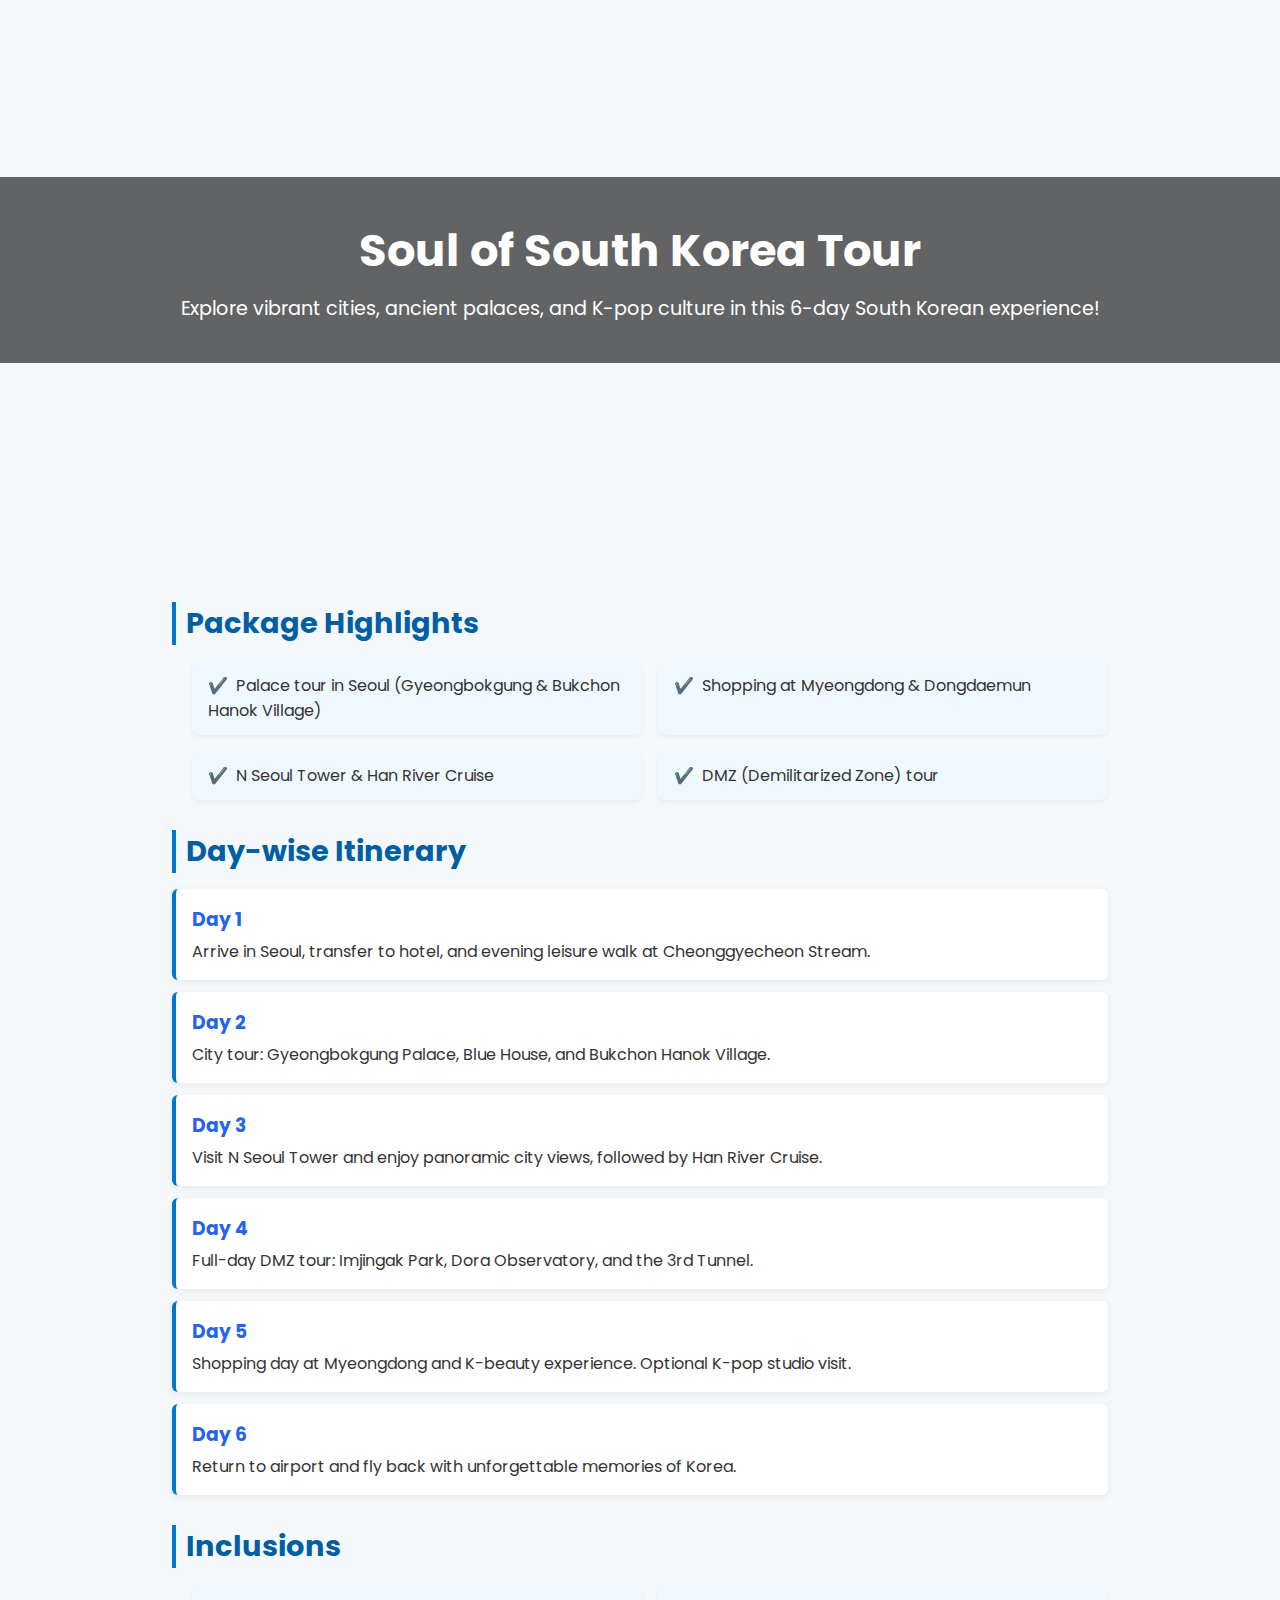
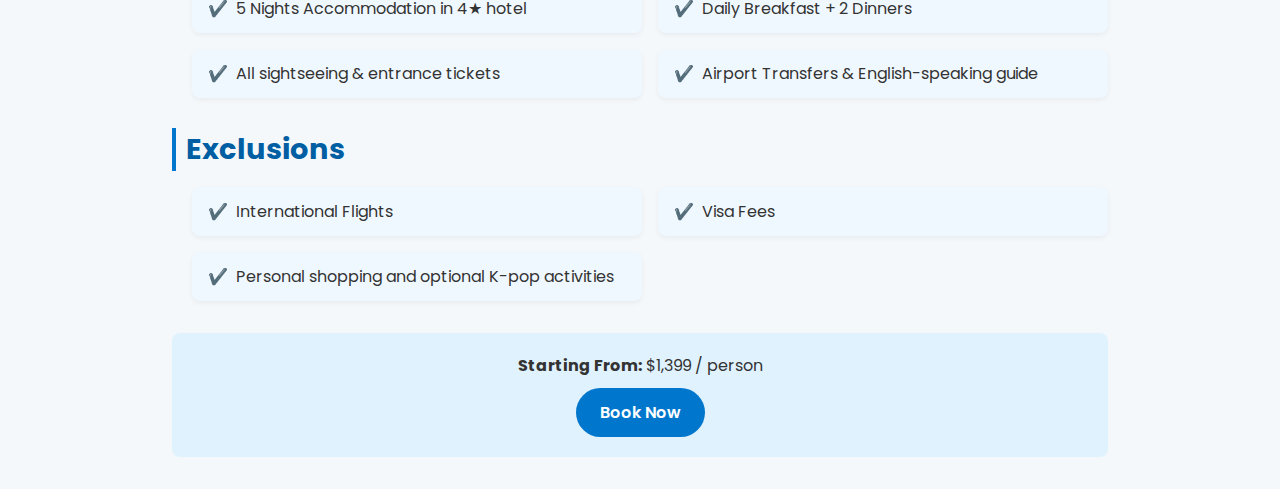
<file: seoul.html>
<!DOCTYPE html>
<html lang="en">
<head>
  <meta charset="UTF-8"/>
  <meta name="viewport" content="width=device-width, initial-scale=1.0"/>
  <title>South Korea Package | Travel Bliss</title>
  <link href="https://fonts.googleapis.com/css2?family=Poppins:wght@300;500;700&display=swap" rel="stylesheet"/>
  <link rel="stylesheet" href="package.css"/>
</head>
<body>

  <header class="package-header" style="background-image: url('https://news.sap.com/wp-content/blogs.dir/1/files/287128_GettyImages-636640130.jpg_F-1900x476.jpg');">
    <div class="overlay">
      <h1>Soul of South Korea Tour</h1>
      <p>Explore vibrant cities, ancient palaces, and K-pop culture in this 6-day South Korean experience!</p>
    </div>
  </header>

  <section class="package-details container">
    <h2>Package Highlights</h2>
    <ul class="highlights">
      <li>Palace tour in Seoul (Gyeongbokgung & Bukchon Hanok Village)</li>
      <li>Shopping at Myeongdong & Dongdaemun</li>
      <li>N Seoul Tower & Han River Cruise</li>
      <li>DMZ (Demilitarized Zone) tour</li>
    </ul>

    <h2>Day-wise Itinerary</h2>
    <div class="itinerary">
      <div class="day">
        <h3>Day 1</h3>
        <p>Arrive in Seoul, transfer to hotel, and evening leisure walk at Cheonggyecheon Stream.</p>
      </div>
      <div class="day">
        <h3>Day 2</h3>
        <p>City tour: Gyeongbokgung Palace, Blue House, and Bukchon Hanok Village.</p>
      </div>
      <div class="day">
        <h3>Day 3</h3>
        <p>Visit N Seoul Tower and enjoy panoramic city views, followed by Han River Cruise.</p>
      </div>
      <div class="day">
        <h3>Day 4</h3>
        <p>Full-day DMZ tour: Imjingak Park, Dora Observatory, and the 3rd Tunnel.</p>
      </div>
      <div class="day">
        <h3>Day 5</h3>
        <p>Shopping day at Myeongdong and K-beauty experience. Optional K-pop studio visit.</p>
      </div>
      <div class="day">
        <h3>Day 6</h3>
        <p>Return to airport and fly back with unforgettable memories of Korea.</p>
      </div>
    </div>

    <h2>Inclusions</h2>
    <ul class="inclusions">
      <li>5 Nights Accommodation in 4★ hotel</li>
      <li>Daily Breakfast + 2 Dinners</li>
      <li>All sightseeing & entrance tickets</li>
      <li>Airport Transfers & English-speaking guide</li>
    </ul>

    <h2>Exclusions</h2>
    <ul class="exclusions">
      <li>International Flights</li>
      <li>Visa Fees</li>
      <li>Personal shopping and optional K-pop activities</li>
    </ul>

    <div class="cta">
      <p><strong>Starting From:</strong> $1,399 / person</p>
      <a href="contact.html" class="book-btn">Book Now</a>
    </div>
  </section>

</body>
</html>
</file>
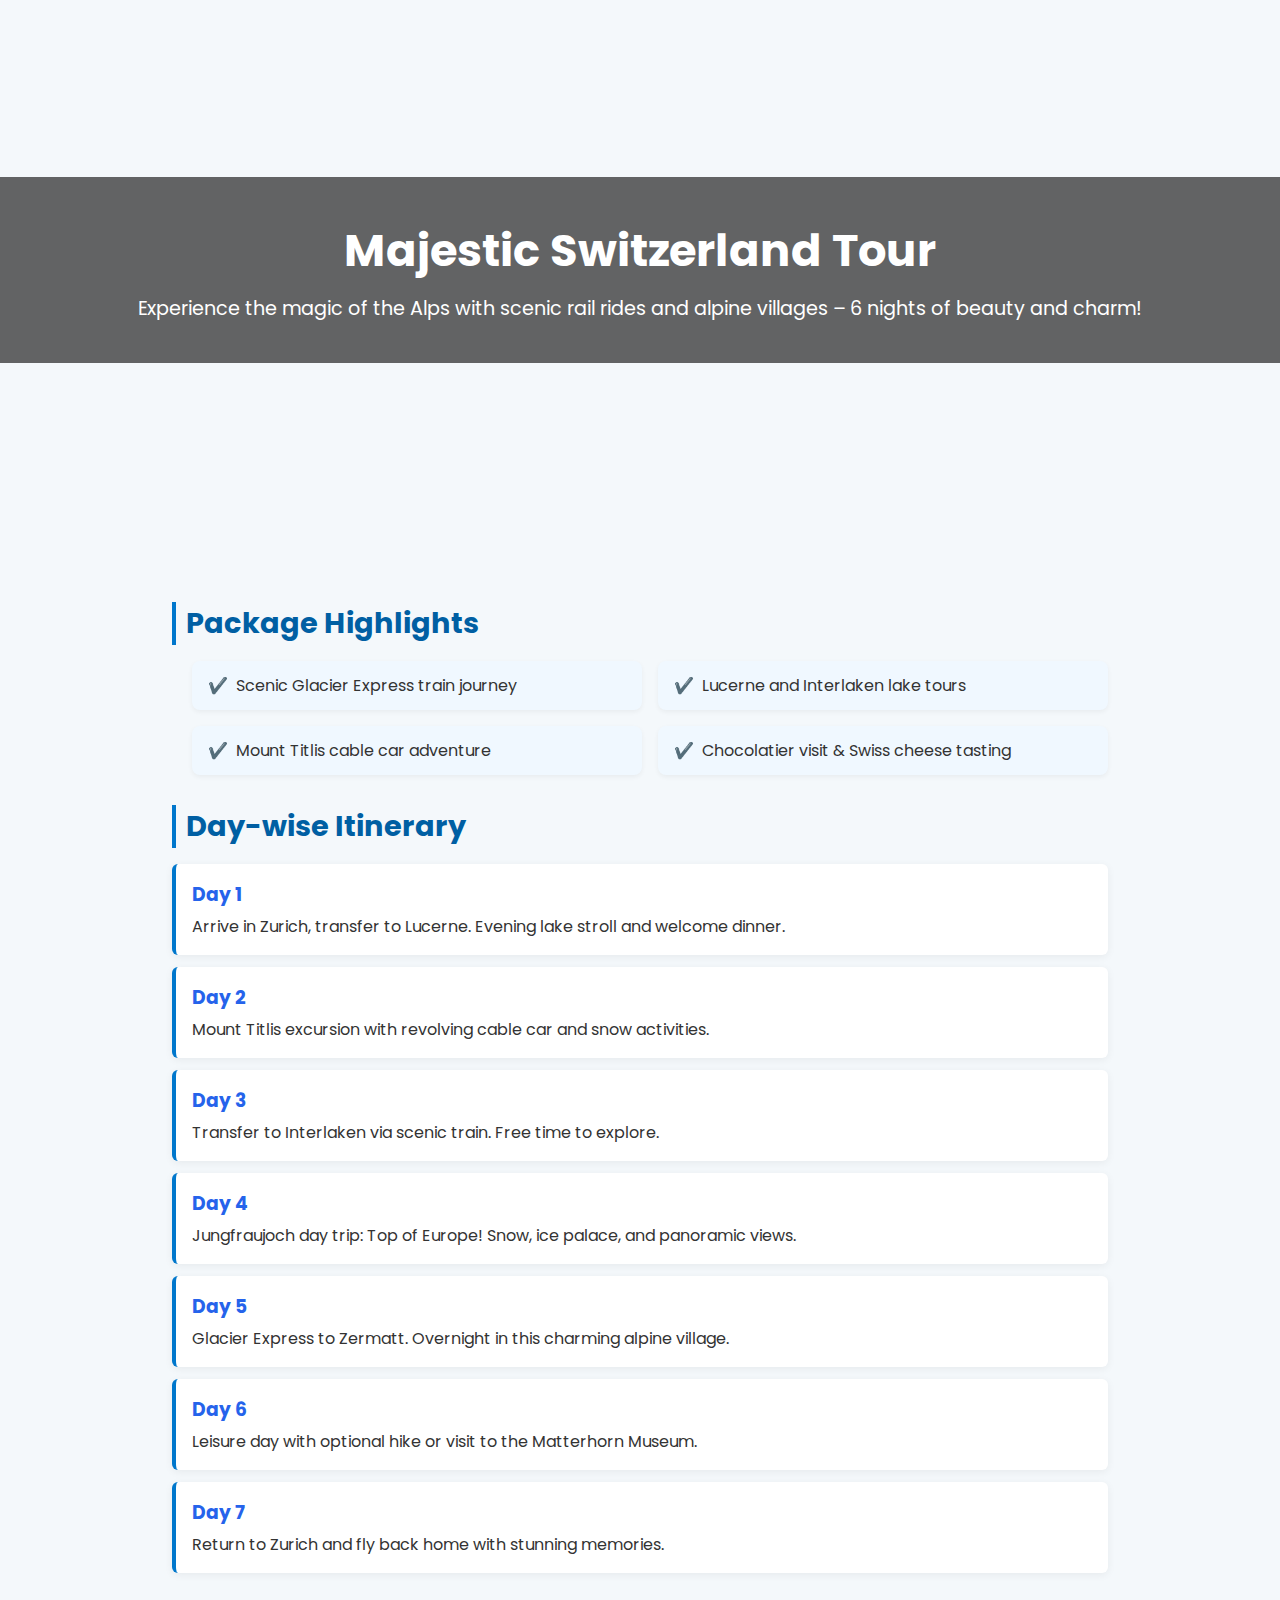
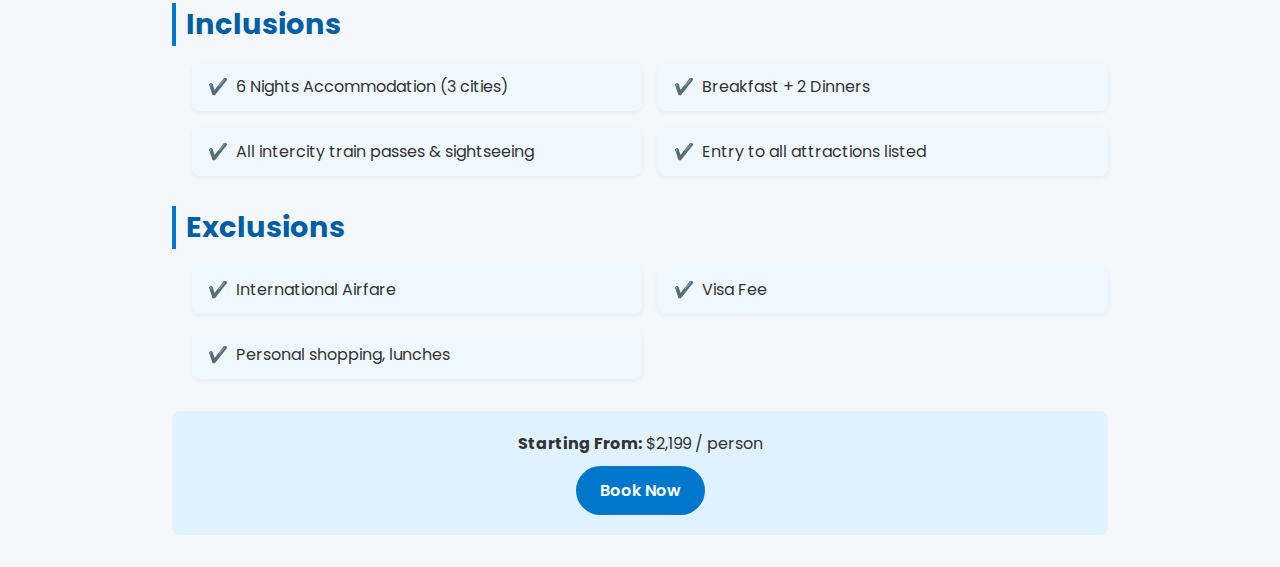
<file: switzerland.html>
<!DOCTYPE html>
<html lang="en">
<head>
  <meta charset="UTF-8"/>
  <meta name="viewport" content="width=device-width, initial-scale=1.0"/>
  <title>Switzerland Package | Travel Bliss</title>
  <link href="https://fonts.googleapis.com/css2?family=Poppins:wght@300;500;700&display=swap" rel="stylesheet"/>
  <link rel="stylesheet" href="package.css"/>
</head>
<body>

  <header class="package-header" style="background-image: url('https://www.shutterstock.com/image-photo/swiss-flag-over-rhone-glacier-260nw-1726391806.jpg');">
    <div class="overlay">
      <h1>Majestic Switzerland Tour</h1>
      <p>Experience the magic of the Alps with scenic rail rides and alpine villages – 6 nights of beauty and charm!</p>
    </div>
  </header>

  <section class="package-details container">
    <h2>Package Highlights</h2>
    <ul class="highlights">
      <li>Scenic Glacier Express train journey</li>
      <li>Lucerne and Interlaken lake tours</li>
      <li>Mount Titlis cable car adventure</li>
      <li>Chocolatier visit & Swiss cheese tasting</li>
    </ul>

    <h2>Day-wise Itinerary</h2>
    <div class="itinerary">
      <div class="day">
        <h3>Day 1</h3>
        <p>Arrive in Zurich, transfer to Lucerne. Evening lake stroll and welcome dinner.</p>
      </div>
      <div class="day">
        <h3>Day 2</h3>
        <p>Mount Titlis excursion with revolving cable car and snow activities.</p>
      </div>
      <div class="day">
        <h3>Day 3</h3>
        <p>Transfer to Interlaken via scenic train. Free time to explore.</p>
      </div>
      <div class="day">
        <h3>Day 4</h3>
        <p>Jungfraujoch day trip: Top of Europe! Snow, ice palace, and panoramic views.</p>
      </div>
      <div class="day">
        <h3>Day 5</h3>
        <p>Glacier Express to Zermatt. Overnight in this charming alpine village.</p>
      </div>
      <div class="day">
        <h3>Day 6</h3>
        <p>Leisure day with optional hike or visit to the Matterhorn Museum.</p>
      </div>
      <div class="day">
        <h3>Day 7</h3>
        <p>Return to Zurich and fly back home with stunning memories.</p>
      </div>
    </div>

    <h2>Inclusions</h2>
    <ul class="inclusions">
      <li>6 Nights Accommodation (3 cities)</li>
      <li>Breakfast + 2 Dinners</li>
      <li>All intercity train passes & sightseeing</li>
      <li>Entry to all attractions listed</li>
    </ul>

    <h2>Exclusions</h2>
    <ul class="exclusions">
      <li>International Airfare</li>
      <li>Visa Fee</li>
      <li>Personal shopping, lunches</li>
    </ul>

    <div class="cta">
      <p><strong>Starting From:</strong> $2,199 / person</p>
      <a href="contact.html" class="book-btn">Book Now</a>
    </div>
  </section>

</body>
</html>
</file>
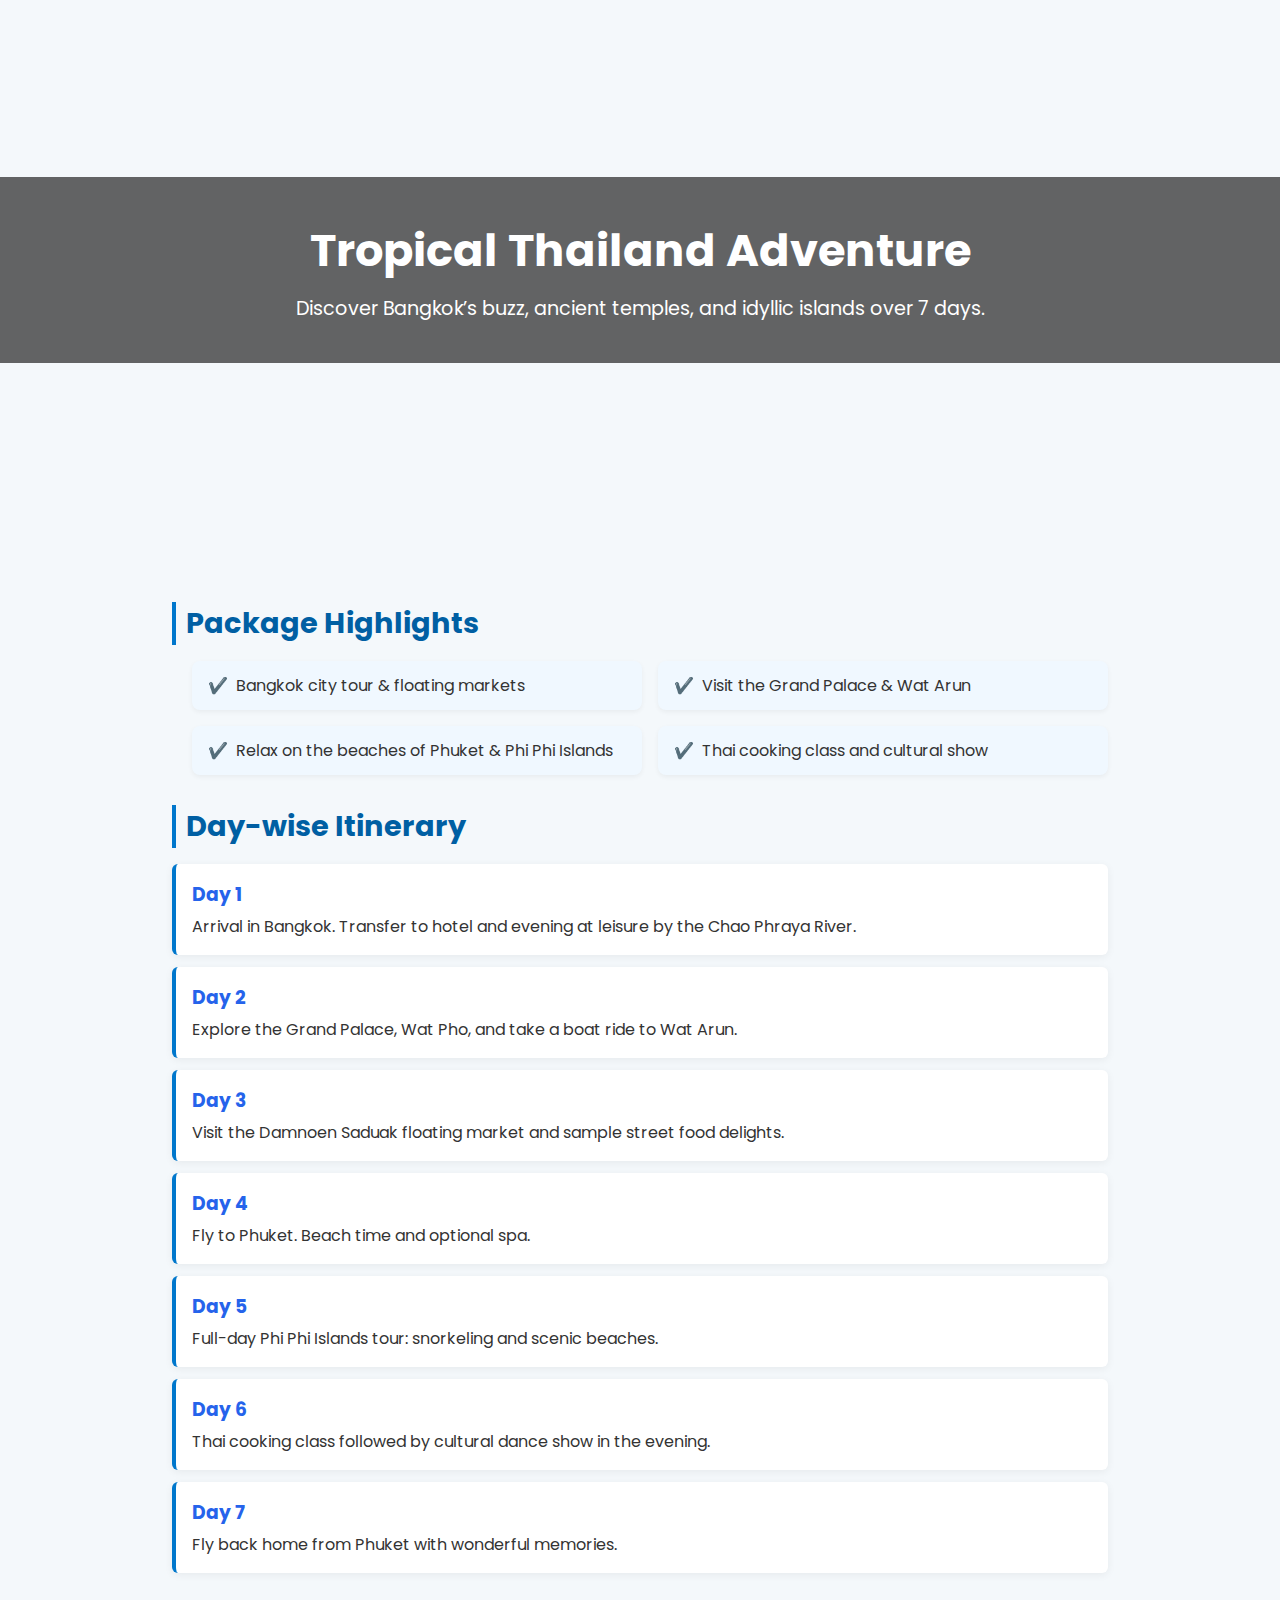
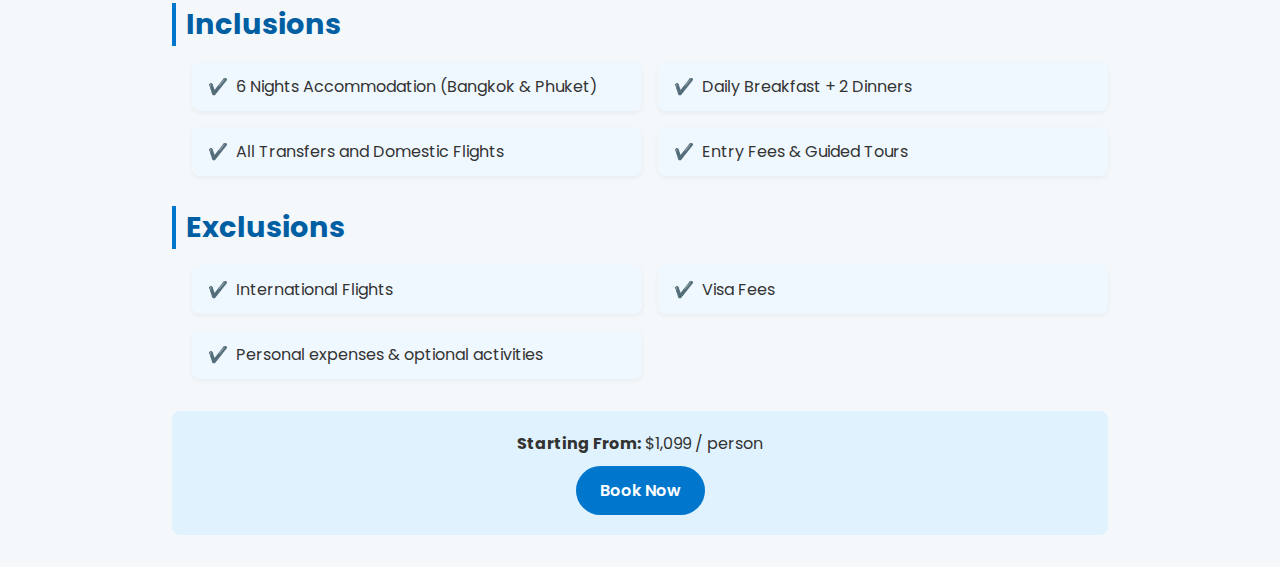
<file: thailand.html>
<!DOCTYPE html>
<html lang="en">
<head>
  <meta charset="UTF-8"/>
  <meta name="viewport" content="width=device-width, initial-scale=1.0"/>
  <title>Thailand Package | Travel Bliss</title>
  <link href="https://fonts.googleapis.com/css2?family=Poppins:wght@300;500;700&display=swap" rel="stylesheet"/>
  <link rel="stylesheet" href="package.css"/>
</head>
<body>

  <header class="package-header" style="background-image: url('https://teraevents.org/wp-content/uploads/2017/12/Bangkok.jpg');">
    <div class="overlay">
      <h1>Tropical Thailand Adventure</h1>
      <p>Discover Bangkok’s buzz, ancient temples, and idyllic islands over 7 days.</p>
    </div>
  </header>

  <section class="package-details container">
    <h2>Package Highlights</h2>
    <ul class="highlights">
      <li>Bangkok city tour & floating markets</li>
      <li>Visit the Grand Palace & Wat Arun</li>
      <li>Relax on the beaches of Phuket & Phi Phi Islands</li>
      <li>Thai cooking class and cultural show</li>
    </ul>

    <h2>Day-wise Itinerary</h2>
    <div class="itinerary">
      <div class="day">
        <h3>Day 1</h3>
        <p>Arrival in Bangkok. Transfer to hotel and evening at leisure by the Chao Phraya River.</p>
      </div>
      <div class="day">
        <h3>Day 2</h3>
        <p>Explore the Grand Palace, Wat Pho, and take a boat ride to Wat Arun.</p>
      </div>
      <div class="day">
        <h3>Day 3</h3>
        <p>Visit the Damnoen Saduak floating market and sample street food delights.</p>
      </div>
      <div class="day">
        <h3>Day 4</h3>
        <p>Fly to Phuket. Beach time and optional spa.</p>
      </div>
      <div class="day">
        <h3>Day 5</h3>
        <p>Full-day Phi Phi Islands tour: snorkeling and scenic beaches.</p>
      </div>
      <div class="day">
        <h3>Day 6</h3>
        <p>Thai cooking class followed by cultural dance show in the evening.</p>
      </div>
      <div class="day">
        <h3>Day 7</h3>
        <p>Fly back home from Phuket with wonderful memories.</p>
      </div>
    </div>

    <h2>Inclusions</h2>
    <ul class="inclusions">
      <li>6 Nights Accommodation (Bangkok & Phuket)</li>
      <li>Daily Breakfast + 2 Dinners</li>
      <li>All Transfers and Domestic Flights</li>
      <li>Entry Fees & Guided Tours</li>
    </ul>

    <h2>Exclusions</h2>
    <ul class="exclusions">
      <li>International Flights</li>
      <li>Visa Fees</li>
      <li>Personal expenses & optional activities</li>
    </ul>

    <div class="cta">
      <p><strong>Starting From:</strong> $1,099 / person</p>
      <a href="contact.html" class="book-btn">Book Now</a>
    </div>
  </section>

</body>
</html>
</file>
<file: css.style.css>
body {
  margin: 0;
  font-family: 'Open Sans', sans-serif;
  color: #444;
}
.hero-carousel {
  position: relative;
  height: 100vh;
  width: 100%;
  overflow: hidden;
}

.slide {
  position: absolute;
  height: 100%;
  width: 100%;
  background-size: cover;
  background-position: center;
  opacity: 0;
  transition: opacity 1s ease-in-out;
}

.slide.active {
  opacity: 1;
  z-index: 1;
}

.overlay-text {
  position: absolute;
  top: 50%;
  left: 10%;
  transform: translateY(-50%);
  color: white;
  max-width: 600px;
}

.overlay-text h1 {
  font-size: 3em;
  margin-bottom: 10px;
  font-weight: bold;
}

.overlay-text p {
  font-size: 1.2em;
  margin-bottom: 20px;
}

.btn {
  padding: 12px 24px;
  background-color: #f4c842;
  color: white;
  text-decoration: none;
  border-radius: 5px;
  font-weight: bold;
}

/* Arrows */
.prev, .next {
  position: absolute;
  top: 50%;
  transform: translateY(-50%);
  font-size: 40px;
  color: white;
  cursor: pointer;
  padding: 10px;
  z-index: 2;
}

.prev { left: 10px; }
.next { right: 10px; }

@media (max-width: 768px) {
  .overlay-text h1 { font-size: 2em; }
  .overlay-text p { font-size: 1em; }
}




/* About Section */
.about-preview {
  text-align: center;
  padding: 3em 2em;
  background: url('../images/mountains.jpg') no-repeat center center/cover;
  color: white;
}

.about-preview h2 {
  font-size: 2em;
  margin-bottom: 0.3em;
  font-family: 'Playfair Display', serif;
}

.about-preview .quote {
  font-style: italic;
  font-size: 1.2em;
  margin-bottom: 1em;
}

.about-preview .description {
  max-width: 700px;
  margin: 0 auto 1.5em auto;
}

.read-more {
  background: rgba(255,255,255,0.8);
  padding: 0.6em 1.2em;
  border-radius: 4px;
  color: #333;
  text-decoration: none;
}


nav {
  display: flex;
  justify-content: flex-end; /* aligns items to the right */
  gap: 20px; /* spacing between links */
  padding: 10px 20px;
}
nav a {
  text-decoration: none;
  color: #007bff;
  font-weight: bold;
  transition: 0.3s;
}
header {
  display: flex;
  justify-content: space-between;
  align-items: center;
  padding: 20px 60px;
  background-color: #fff;
  box-shadow: 0 4px 10px rgba(0, 0, 0, 0.1);
  position: sticky;
  top: 0;
  z-index: 999;
}

.logo {
  font-size: 1.8em;
  font-weight: bold;
  color: #333;
  font-family: 'Playfair Display', serif;
}

.navbar {
  list-style: none;
  display: flex;
  gap: 30px;
  margin: 0;
  padding: 0;
}

.navbar li {
  position: relative;
}

.navbar a {
  text-decoration: none;
  color: #007bff;
  font-weight: 600;
  padding: 8px 10px;
  transition: 0.3s ease;
}

.navbar a:hover {
  color: #0056b3;
  border-bottom: 2px solid #f4c842;
}

/* Dropdown styles */
.dropdown-content {
  display: none;
  position: absolute;
  top: 100%;
  left: 0;
  background: #fff;
  min-width: 160px;
  box-shadow: 0px 4px 10px rgba(0,0,0,0.15);
  z-index: 1000;
}

.dropdown-content li {
  width: 100%;
}

.dropdown:hover .dropdown-content {
  display: block;
}


.logo {
  font-size: 1.8em;
  font-weight: bold;
  color: #333;
  font-family: 'Playfair Display', serif;
}

.navbar {
  list-style: none;
  display: flex;
  gap: 30px;
  margin: 0;
  padding: 0;
}

.navbar li {
  position: relative;
}

.navbar a {
  text-decoration: none;
  color: #007bff;
  font-weight: 600;
  padding: 8px 10px;
  transition: 0.3s ease;
}

.navbar a:hover {
  color: #0056b3;
  border-bottom: 2px solid #f4c842;
}

ver {
  color: #0056b3;
}
.testimonials-cta {
  background: #f5f5f5;
  padding: 60px 20px;
  text-align: center;
}

.testimonial-grid {
  display: flex;
  justify-content: center;
  flex-wrap: wrap;
  gap: 30px;
  margin-bottom: 50px;
}

.testimonial {
  background: white;
  padding: 20px;
  border-radius: 10px;
  width: 280px;
  box-shadow: 0 4px 12px rgba(0,0,0,0.1);
}

.testimonial p {
  font-style: italic;
  margin-bottom: 10px;
}

.testimonial h4 {
  font-weight: 600;
  color: #007bff;
}

.cta-box h2 {
  font-size: 2em;
  margin-bottom: 10px;
}

.cta-box p {
  margin-bottom: 20px;
  font-size: 1.1em;
}

.cta-box .btn {
  padding: 12px 28px;
  font-size: 1em;
  background-color: #f4c842;
  color: white;
  border-radius: 5px;
  text-decoration: none;
  font-weight: bold;
}

.package-card {
  display: flex;
  max-width: 900px;
  margin: 30px auto;
  border: 1px solid #ccc;
  border-radius: 10px;
  overflow: hidden;
  box-shadow: 0 4px 10px rgba(0,0,0,0.1);
  background: #fff;
}

.package-image {
  width: 300px;
  object-fit: cover;
}

.package-content {
  flex: 1;
  padding: 20px;
}

.package-header {
  display: flex;
  justify-content: space-between;
  align-items: center;
}

.package-header h3 {
  margin: 0;
  font-size: 1.4em;
}

.duration {
  font-weight: bold;
  color: #007bff;
}

.destination-info {
  margin: 10px 0;
  font-size: 1em;
  color: #333;
}

.custom-type {
  font-size: 0.95em;
  color: #555;
  margin-bottom: 10px;
}

.features {
  display: flex;
  flex-wrap: wrap;
  gap: 10px;
  margin-bottom: 20px;
}

.feature-icon {
  background: #f1f1f1;
  padding: 6px 12px;
  border-radius: 20px;
  font-size: 0.9em;
}

.bottom-row {
  display: flex;
  justify-content: space-between;
  align-items: center;
}

select {
  padding: 6px;
  font-size: 1em;
}

.book-btn {
  background: #f4c842;
  color: white;
  padding: 10px 20px;
  text-decoration: none;
  font-weight: bold;
  border-radius: 5px;
}
</file>
<file: package.css>
* {
  margin: 0;
  padding: 0;
  box-sizing: border-box;
}
body {
  font-family: 'Poppins', sans-serif;
  background: #f4f8fb;
  color: #333;
}

.package-header {
  height: 60vh;
  background-size: cover;
  background-position: center;
  position: relative;
  display: flex;
  align-items: center;
  justify-content: center;
}

.package-header .overlay {
  background-color: rgba(0, 0, 0, 0.6);
  padding: 40px;
  text-align: center;
  color: white;
  width: 100%;
}

.package-header h1 {
  font-size: 2.8rem;
}

.package-header p {
  font-size: 1.2rem;
  margin-top: 10px;
}

.container {
  max-width: 1000px;
  margin: 50px auto;
  padding: 0 20px;
}

h2 {
  margin: 30px 0 15px;
  font-size: 1.8rem;
  color: #1e3a8a;
}

ul {
  list-style: disc;
  margin-left: 20px;
  margin-bottom: 20px;
}

.itinerary .day {
  background: white;
  padding: 15px;
  margin-bottom: 15px;
  border-radius: 8px;
  box-shadow: 0 5px 12px rgba(0,0,0,0.1);
}

.itinerary h3 {
  color: #2563eb;
  margin-bottom: 5px;
}

.cta {
  background-color: #e0f2fe;
  padding: 20px;
  margin-top: 30px;
  text-align: center;
  border-radius: 8px;
}

.book-btn {
  background-color: #2563eb;
  color: white;
  padding: 12px 24px;
  text-decoration: none;
  border-radius: 8px;
  display: inline-block;
  margin-top: 10px;
  transition: background 0.3s;
}

.book-btn:hover {
  background-color: #1d4ed8;
}
.container {
  max-width: 1000px;
  margin: auto;
  padding: 2rem;
  font-family: 'Poppins', sans-serif;
  color: #333;
}

h2 {
  font-size: 1.8rem;
  border-left: 4px solid #0077cc;
  padding-left: 10px;
  margin-bottom: 1rem;
  color: #005fa3;
}

.highlights,
.inclusions,
.exclusions {
  list-style: none;
  padding: 0;
  display: grid;
  grid-template-columns: 1fr 1fr;
  gap: 1rem;
}

.highlights li,
.inclusions li,
.exclusions li {
  background: #f0f8ff;
  padding: 12px 16px;
  border-radius: 8px;
  box-shadow: 0 2px 5px rgba(0,0,0,0.05);
  transition: 0.3s ease;
  position: relative;
}

.highlights li::before,
.inclusions li::before,
.exclusions li::before {
  content: "✔️";
  margin-right: 8px;
  color: #0077cc;
}

.itinerary .day {
  background: #fff;
  border-left: 4px solid #0077cc;
  padding: 16px;
  margin: 12px 0;
  border-radius: 6px;
  box-shadow: 0 2px 8px rgba(0,0,0,0.06);
  transition: transform 0.2s ease;
}

.itinerary .day:hover {
  transform: scale(1.02);
  background-color: #f0f8ff;
}

.cta {
  text-align: center;
  margin-top: 2rem;
}

.book-btn {
  background: #0077cc;
  color: white;
  padding: 12px 24px;
  text-decoration: none;
  border-radius: 30px;
  font-weight: 600;
  transition: background 0.3s ease;
}

.book-btn:hover {
  background: #005fa3;
}
</file>
